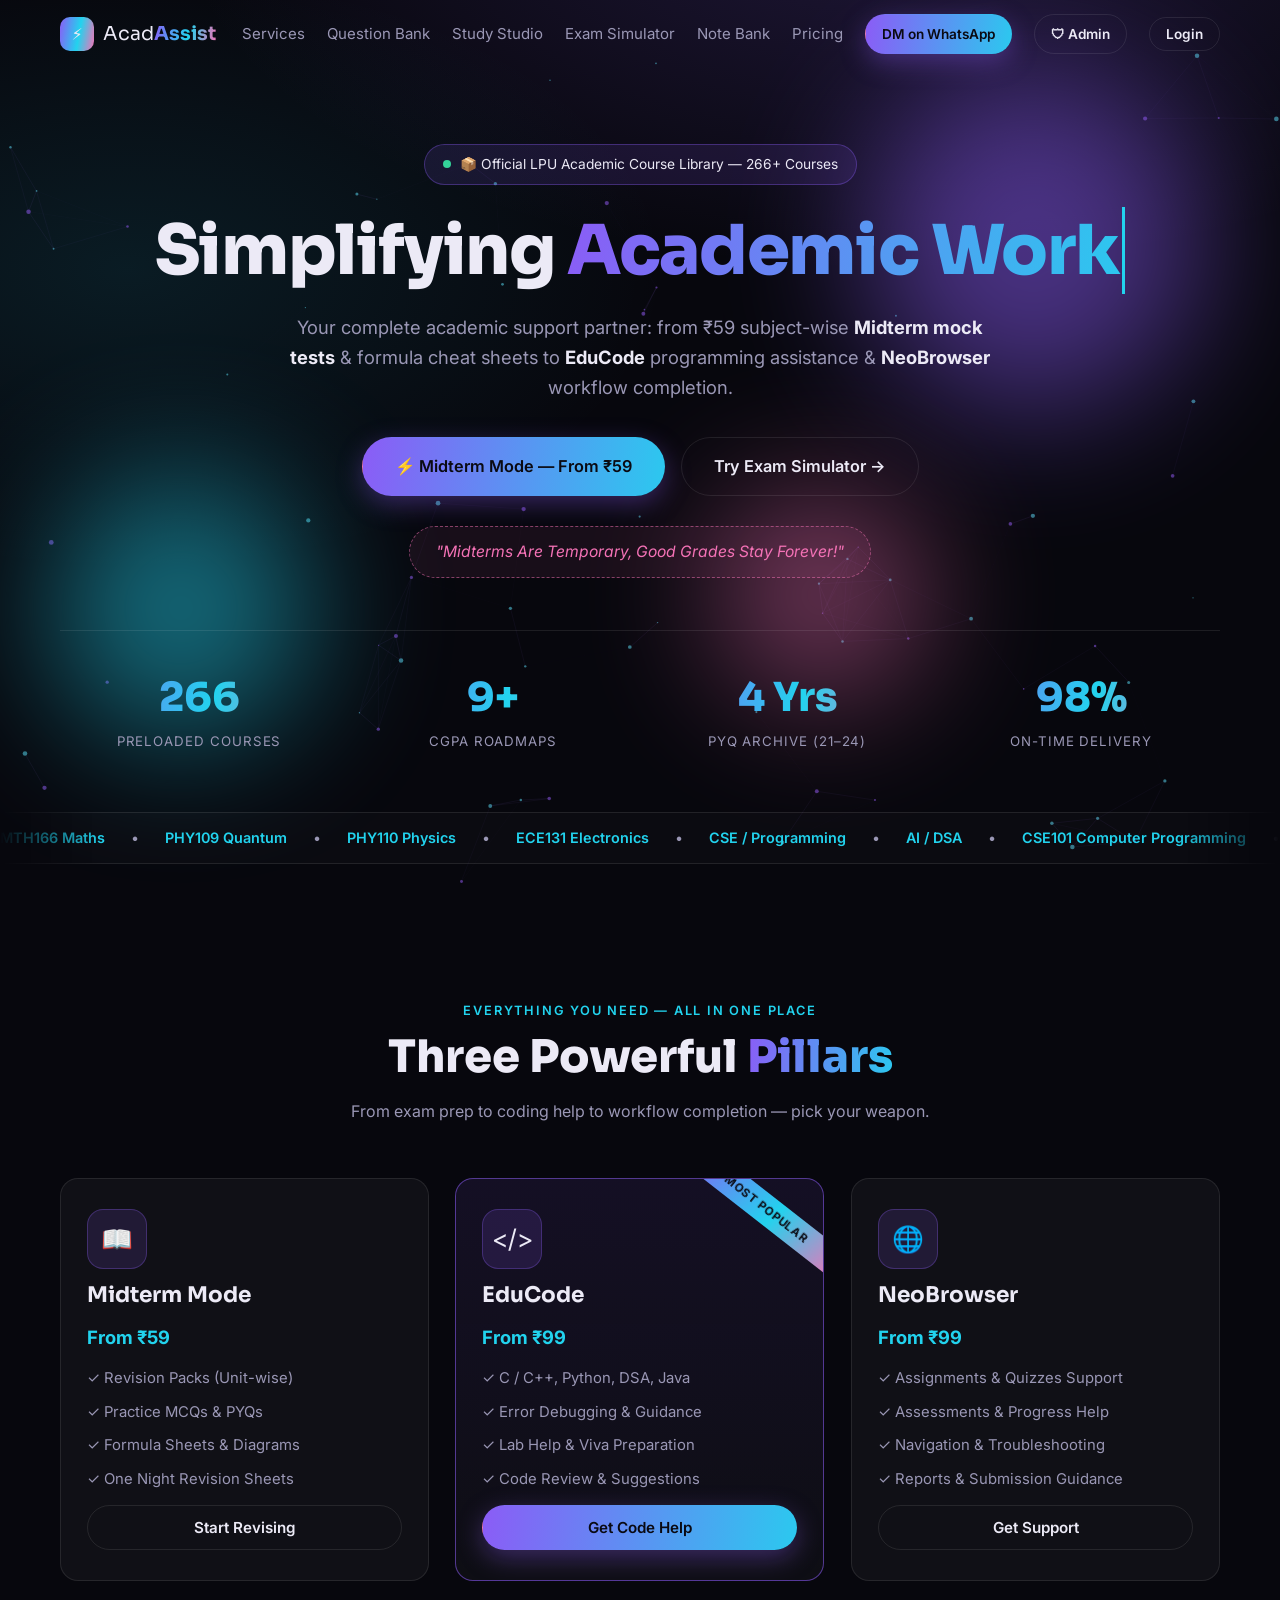
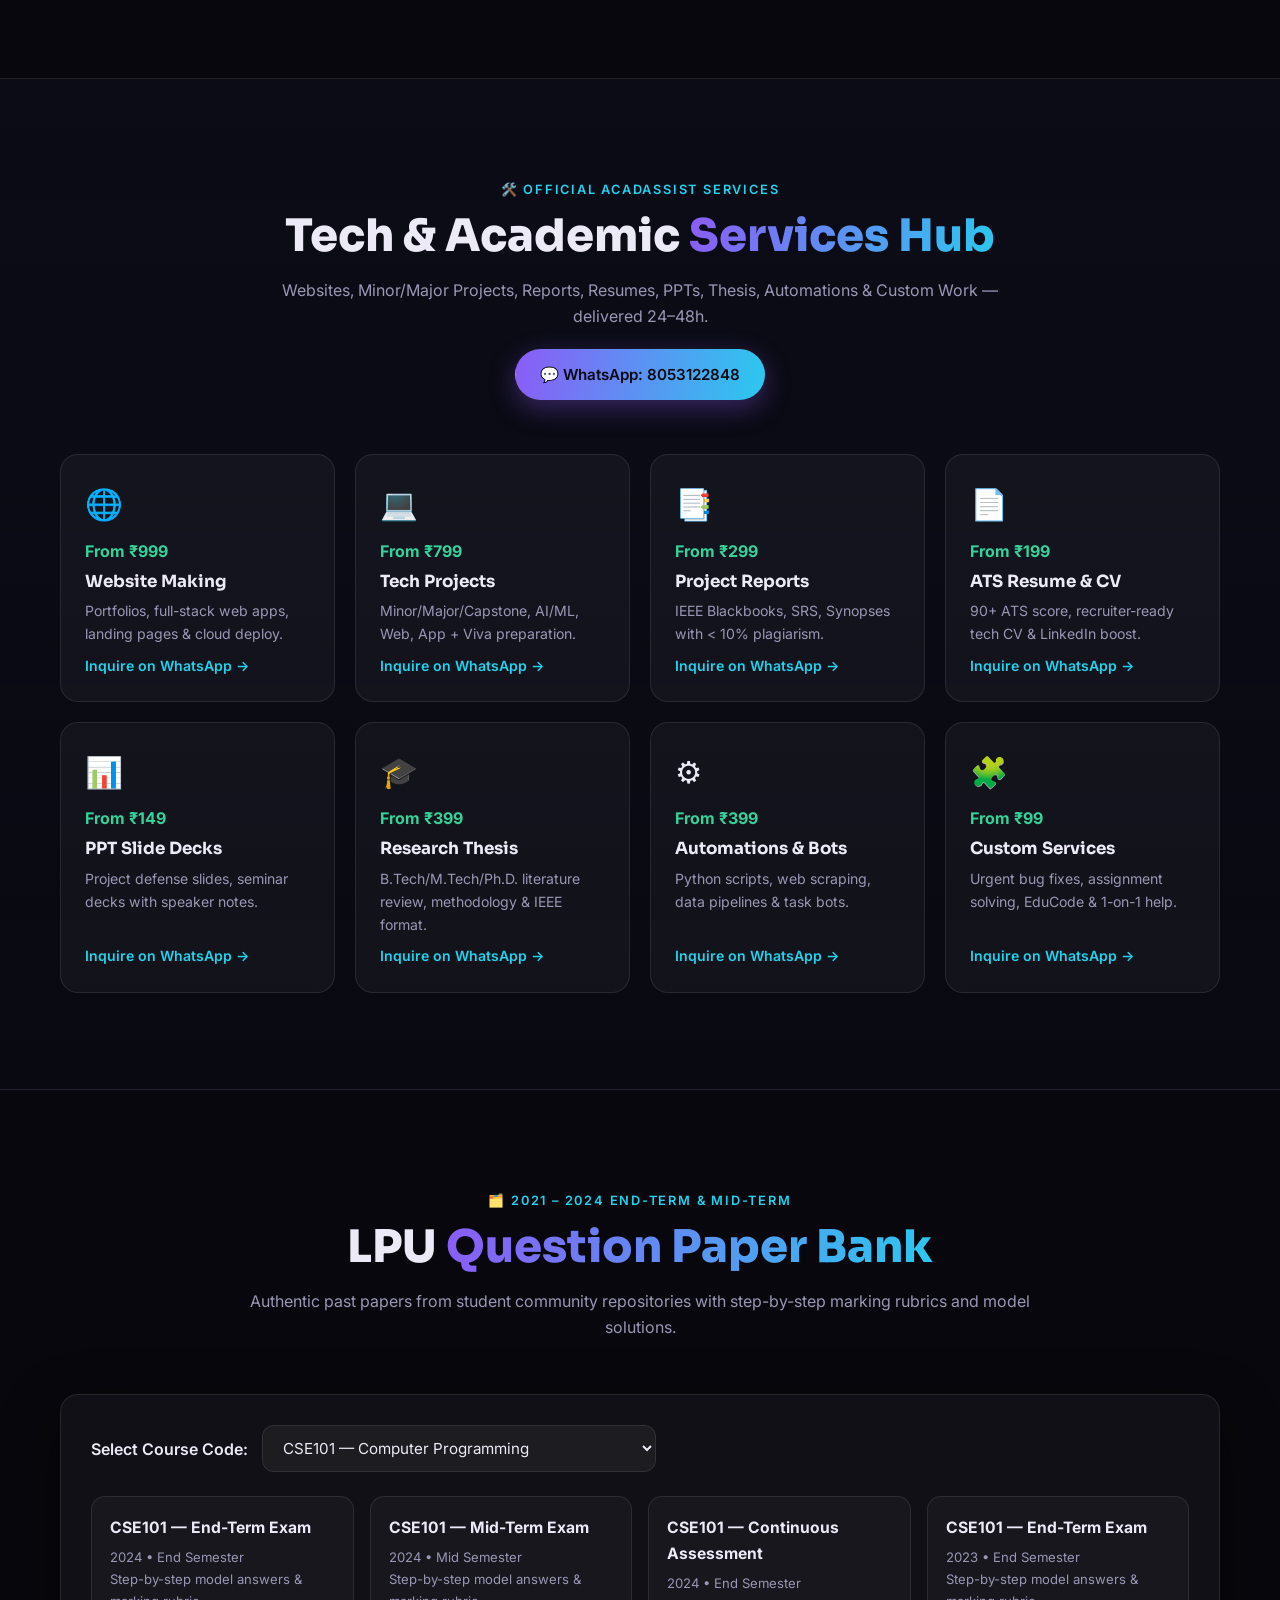
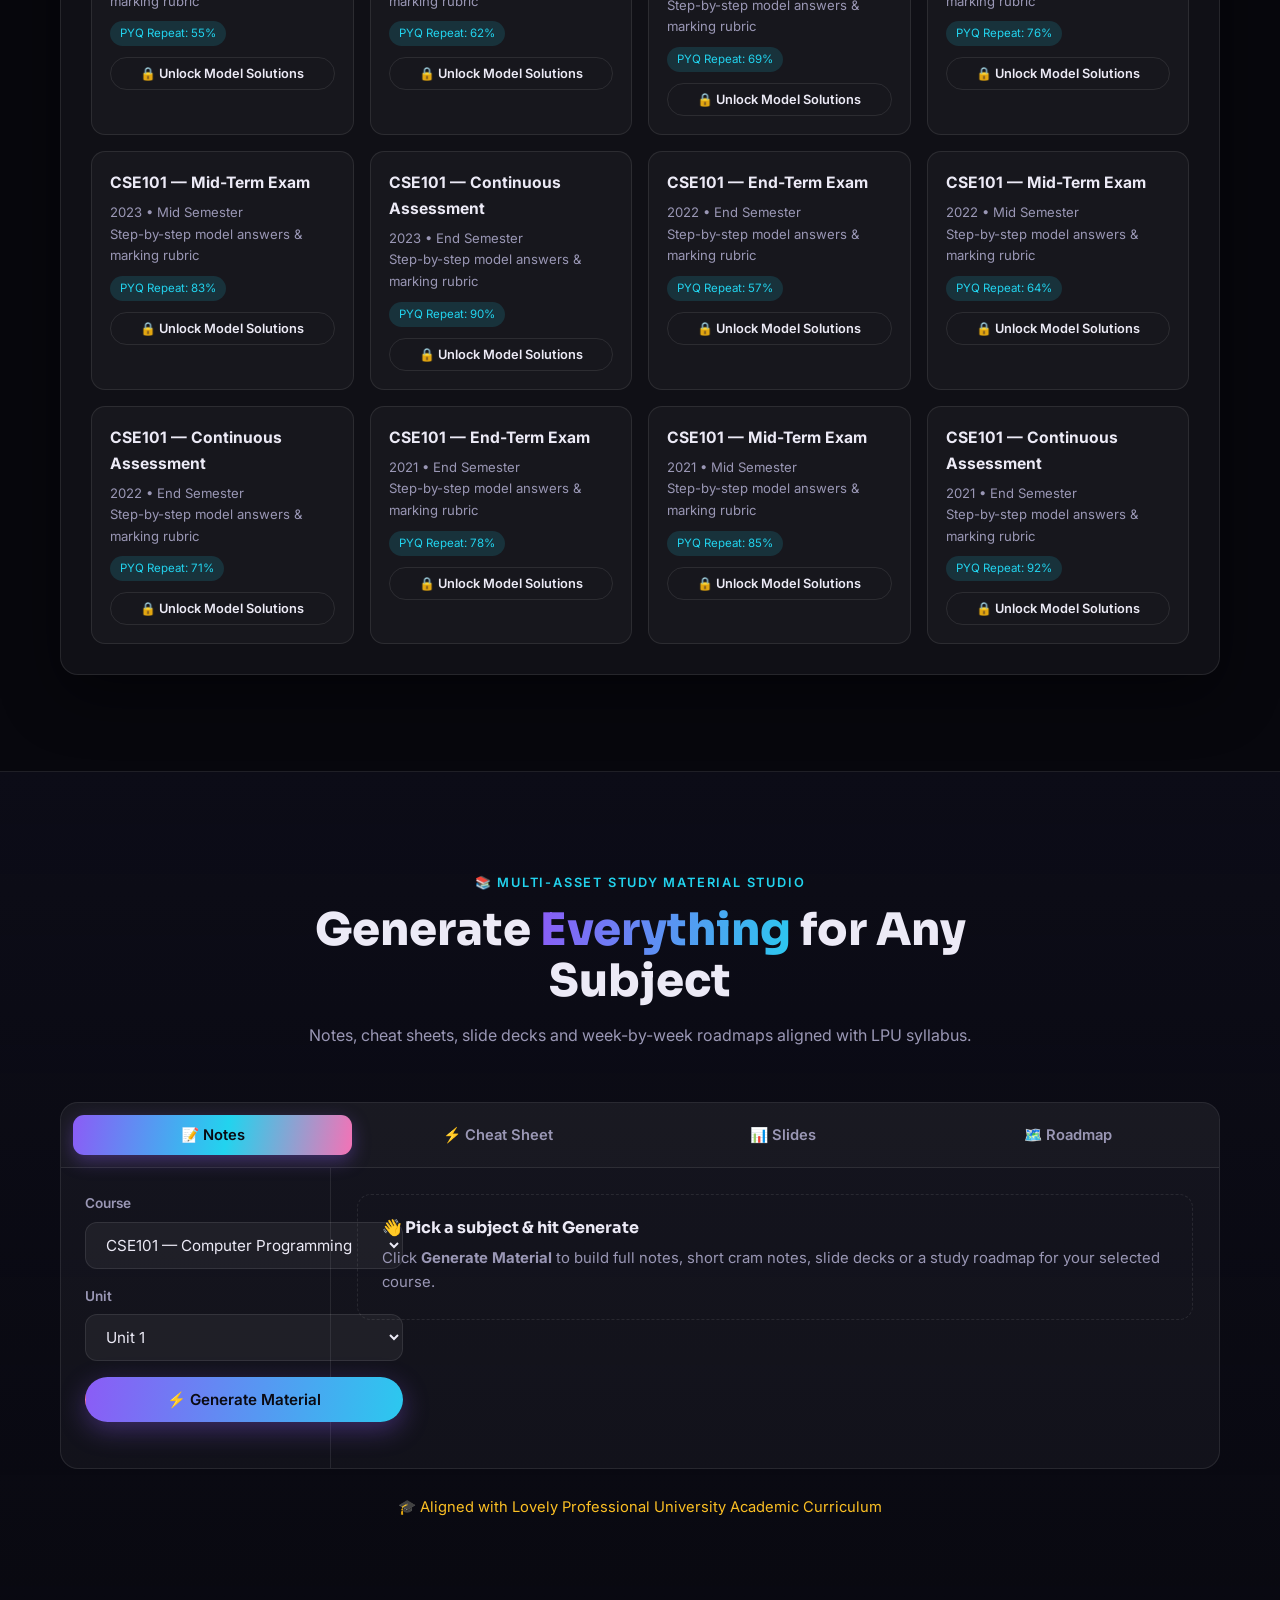
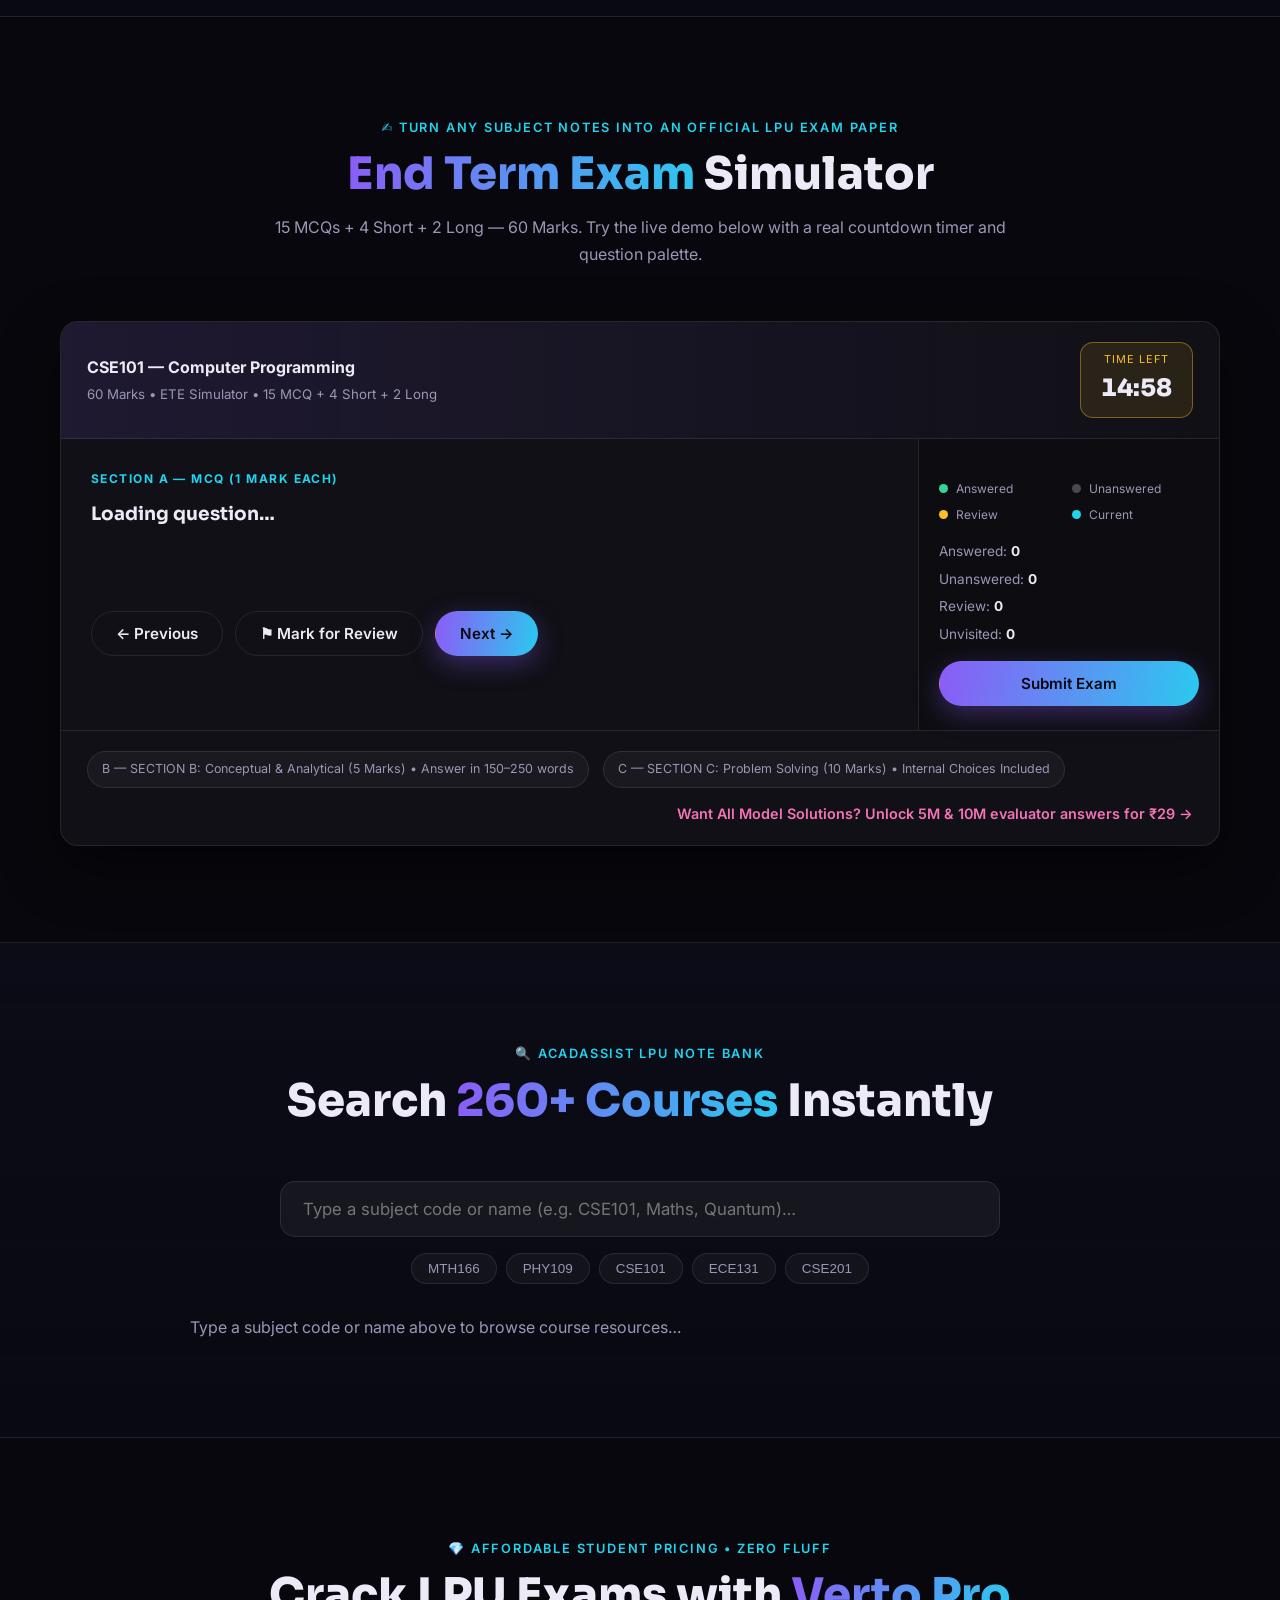
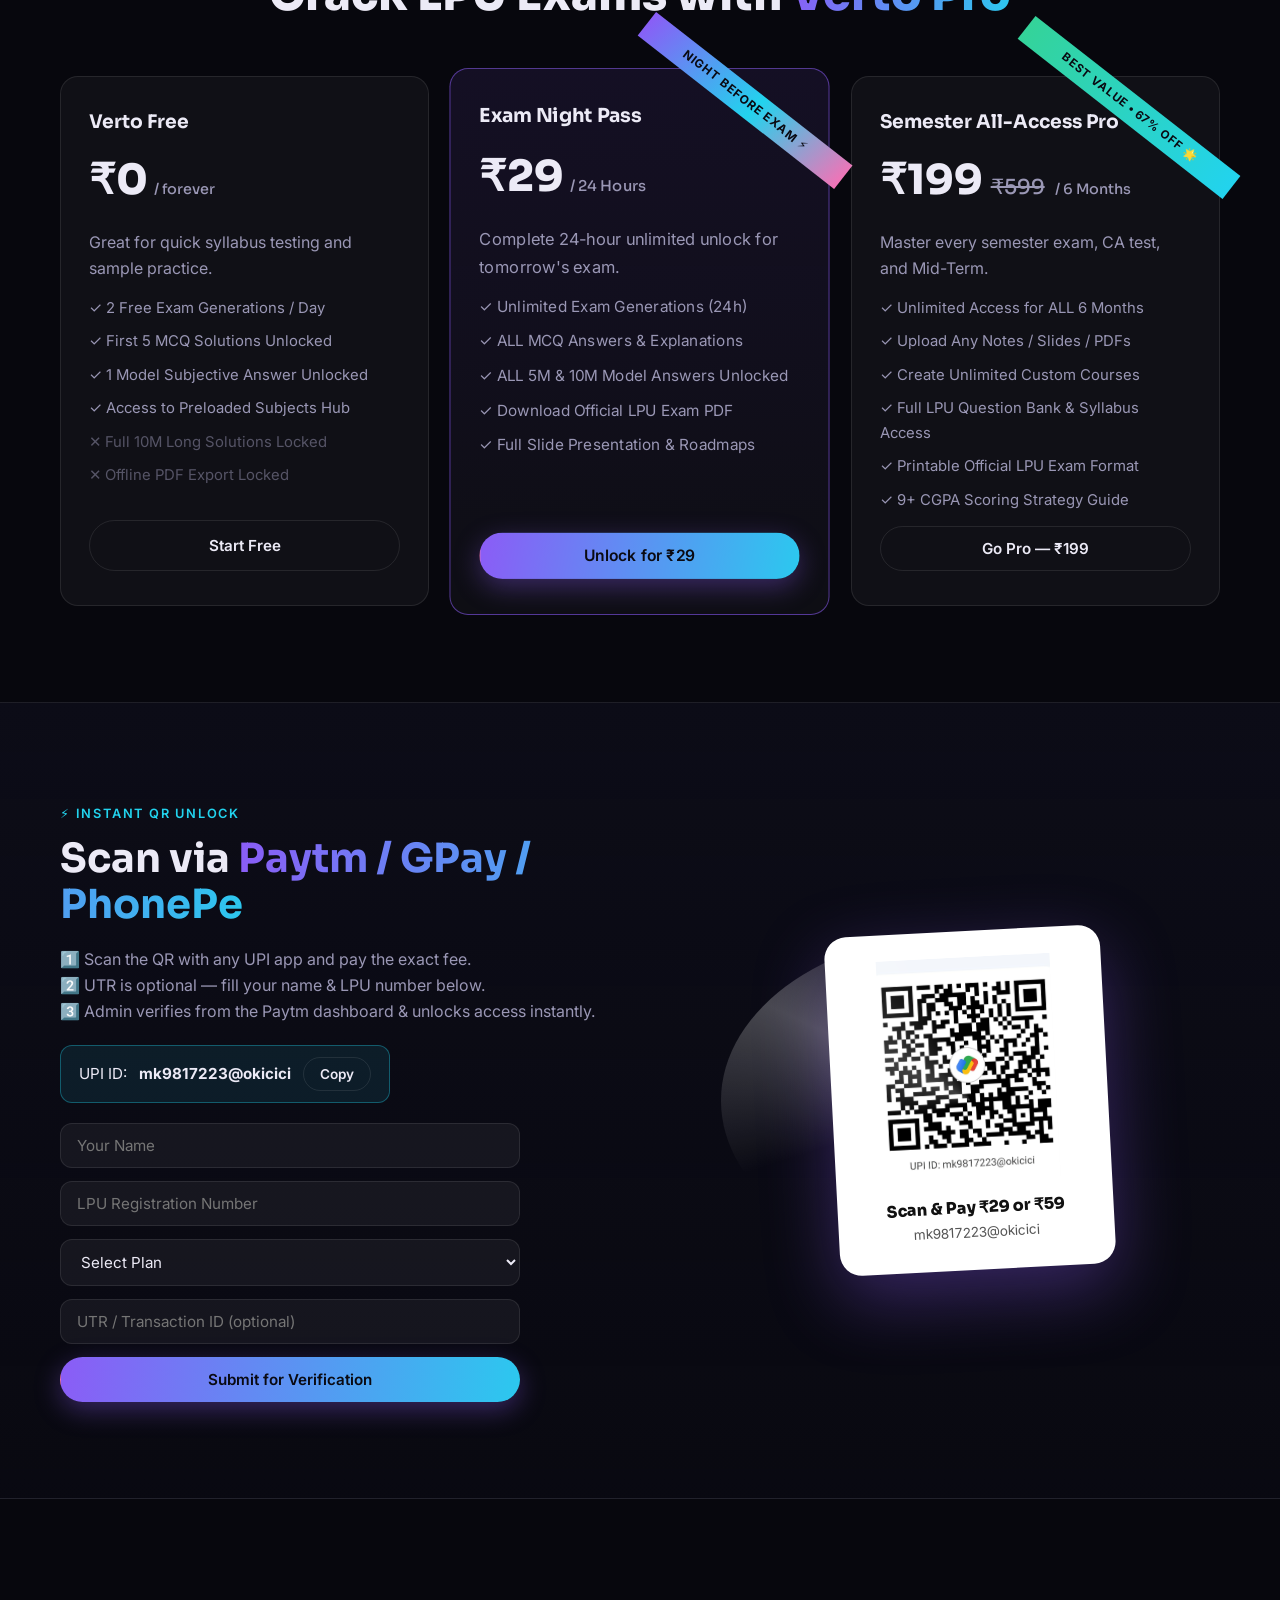
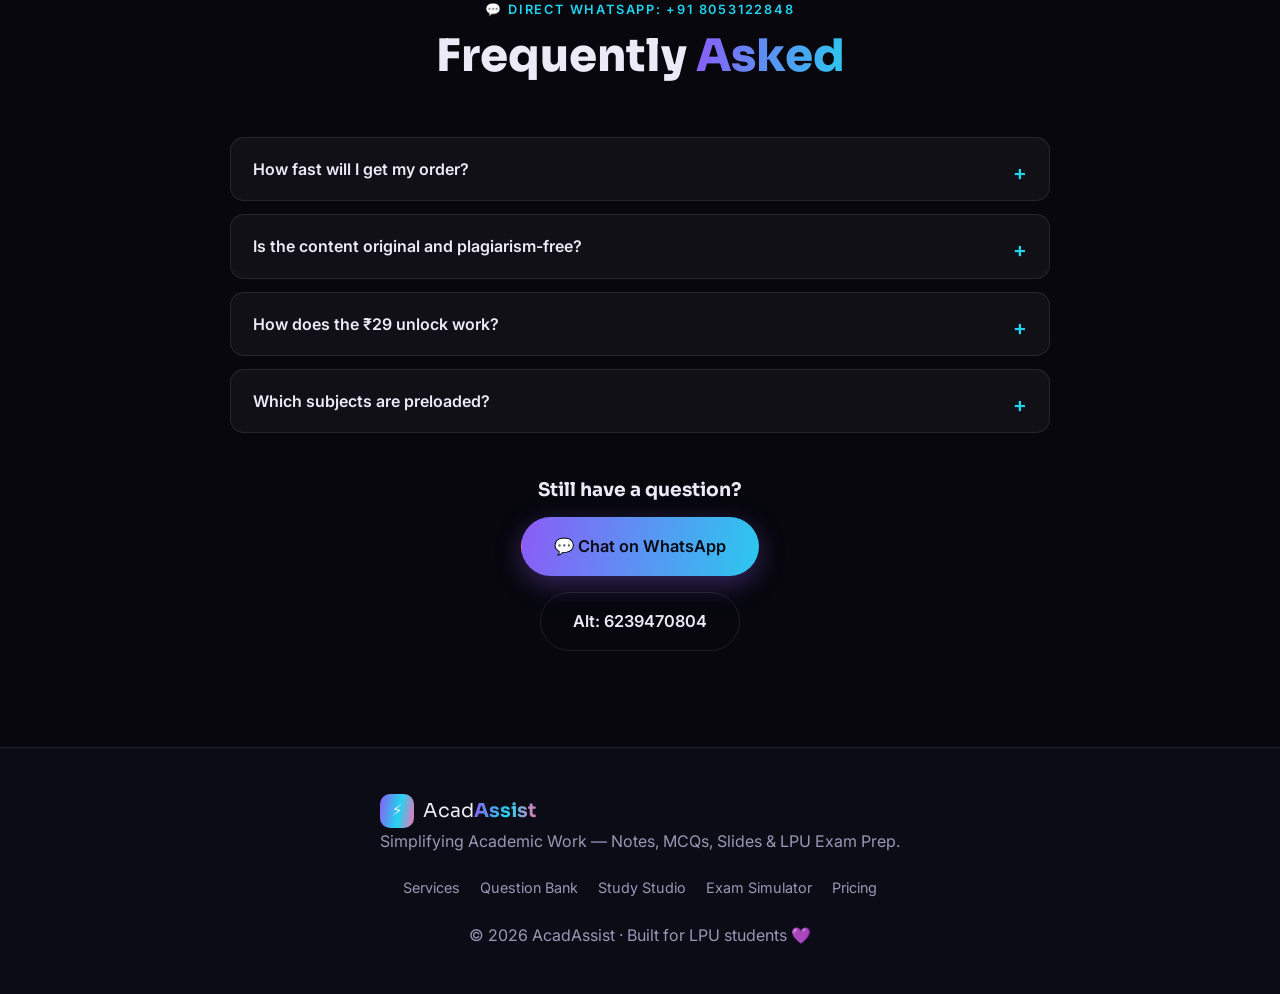
<file: interactive-site/index.html>
<!DOCTYPE html>
<html lang="en">
<head>
  <meta charset="UTF-8" />
  <meta name="viewport" content="width=device-width, initial-scale=1.0" />
  <title>AcadAssist — Simplifying Academic Work | Notes, MCQs, Slides &amp; LPU Exam Prep</title>
  <meta name="description" content="AcadAssist: Preloaded LPU subjects, custom courses, notes, slides, cram notes, roadmaps, and authentic LPU exam papers. Midterm mock tests from ₹59." />
  <link rel="preconnect" href="https://fonts.googleapis.com" />
  <link rel="preconnect" href="https://fonts.gstatic.com" crossorigin />
  <link href="https://fonts.googleapis.com/css2?family=Sora:wght@400;600;700;800&family=Inter:wght@400;500;600&display=swap" rel="stylesheet" />
  <link rel="stylesheet" href="styles.css" />
  <link rel="icon" href="data:image/svg+xml,<svg xmlns='http://www.w3.org/2000/svg' viewBox='0 0 100 100'><text y='.9em' font-size='90'>⚡</text></svg>" />
</head>
<body>

  <!-- ===== Scroll progress ===== -->
  <div class="scroll-progress" id="scrollProgress"></div>

  <!-- ===== Cursor glow ===== -->
  <div class="cursor-glow" id="cursorGlow"></div>

  <!-- ===== Navbar ===== -->
  <header class="navbar" id="navbar">
    <div class="container nav-inner">
      <a href="#top" class="logo">
        <span class="logo-mark">⚡</span>
        <span class="logo-text">Acad<strong>Assist</strong></span>
      </a>
      <nav class="nav-links" id="navLinks">
        <a href="#services">Services</a>
        <a href="#pyq">Question Bank</a>
        <a href="#studio">Study Studio</a>
        <a href="#exam">Exam Simulator</a>
        <a href="#search">Note Bank</a>
        <a href="#pricing">Pricing</a>
        <a href="#contact" class="btn btn-small btn-primary nav-cta">DM on WhatsApp</a>
        <a href="/admin" class="btn btn-small btn-ghost" id="adminLink">🛡 Admin</a>
        <button class="btn btn-small btn-ghost" id="authBtn" type="button">Login</button>
        <div class="account-chip" id="accountChip" hidden>
          <button class="chip-btn" id="accountBtn" type="button">
            <span id="chipAvatar">👤</span>
            <span id="chipName">Student</span>
            <span class="plan-badge" id="chipPlan">Free</span>
          </button>
          <div class="account-menu" id="accountMenu" hidden>
            <button type="button" data-menu="orders">🧾 My Orders</button>
            <button type="button" data-menu="logout">↩ Logout</button>
          </div>
        </div>
      </nav>
      <button class="nav-toggle" id="navToggle" aria-label="Toggle menu">
        <span></span><span></span><span></span>
      </button>
    </div>
  </header>

  <!-- ===== Hero ===== -->
  <section class="hero" id="top">
    <canvas id="particles" class="hero-canvas"></canvas>
    <div class="orb orb-1"></div>
    <div class="orb orb-2"></div>
    <div class="orb orb-3"></div>

    <div class="container hero-inner">
      <div class="hero-badge reveal">
        <span class="pulse-dot"></span> 📦 Official LPU Academic Course Library — 266+ Courses
      </div>
      <h1 class="reveal delay-1">
        Simplifying <span class="grad-text" id="typewriter">Academic Work</span>
      </h1>
      <p class="hero-sub reveal delay-2">
        Your complete academic support partner: from ₹59 subject-wise <strong>Midterm mock tests</strong> &amp; formula cheat sheets
        to <strong>EduCode</strong> programming assistance &amp; <strong>NeoBrowser</strong> workflow completion.
      </p>

      <div class="hero-actions reveal delay-3">
        <a href="#pricing" class="btn btn-primary btn-lg magnetic" data-plan="subject_pass_49">⚡ Midterm Mode — From ₹59</a>
        <a href="#exam" class="btn btn-ghost btn-lg magnetic">Try Exam Simulator →</a>
      </div>

      <div class="hero-tilt reveal delay-4">
        <div class="quote-chip">"Midterms Are Temporary, Good Grades Stay Forever!"</div>
      </div>

      <div class="stats reveal delay-5">
        <div class="stat"><div class="stat-num" data-count="266">0</div><div class="stat-label">Preloaded Courses</div></div>
        <div class="stat"><div class="stat-num" data-count="9" data-suffix="+">0</div><div class="stat-label">CGPA Roadmaps</div></div>
        <div class="stat"><div class="stat-num" data-count="4" data-suffix=" Yrs">0</div><div class="stat-label">PYQ Archive (21–24)</div></div>
        <div class="stat"><div class="stat-num" data-count="98" data-suffix="%">0</div><div class="stat-label">On-Time Delivery</div></div>
      </div>
    </div>

    <div class="marquee" aria-hidden="true">
      <div class="marquee-track">
        <span>MTH166 Maths</span><span>•</span><span>PHY109 Quantum</span><span>•</span><span>PHY110 Physics</span><span>•</span>
        <span>ECE131 Electronics</span><span>•</span><span>CSE / Programming</span><span>•</span><span>AI / DSA</span><span>•</span>
        <span>CSE101 Computer Programming</span><span>•</span><span>CSE201 Data Structures</span><span>•</span>
        <span>MTH166 Maths</span><span>•</span><span>PHY109 Quantum</span><span>•</span><span>PHY110 Physics</span><span>•</span>
        <span>ECE131 Electronics</span><span>•</span><span>CSE / Programming</span><span>•</span><span>AI / DSA</span><span>•</span>
        <span>CSE101 Computer Programming</span><span>•</span><span>CSE201 Data Structures</span><span>•</span>
      </div>
    </div>
  </section>

  <!-- ===== Core services ===== -->
  <section class="section" id="services">
    <div class="container">
      <div class="section-head reveal">
        <span class="eyebrow">Everything You Need — All in One Place</span>
        <h2>Three Powerful <span class="grad-text">Pillars</span></h2>
        <p>From exam prep to coding help to workflow completion — pick your weapon.</p>
      </div>

      <div class="pillar-grid">
        <article class="pillar card-3d reveal" data-tilt>
          <div class="pillar-icon">📖</div>
          <h3>Midterm Mode</h3>
          <div class="price-tag">From ₹59</div>
          <ul class="check-list">
            <li>✓ Revision Packs (Unit-wise)</li>
            <li>✓ Practice MCQs &amp; PYQs</li>
            <li>✓ Formula Sheets &amp; Diagrams</li>
            <li>✓ One Night Revision Sheets</li>
          </ul>
          <button class="btn btn-ghost btn-block" type="button" data-plan="midterm_mock_49">Start Revising</button>
        </article>

        <article class="pillar card-3d featured reveal delay-1" data-tilt>
          <div class="ribbon">Most Popular</div>
          <div class="pillar-icon">&lt;/&gt;</div>
          <h3>EduCode</h3>
          <div class="price-tag">From ₹99</div>
          <ul class="check-list">
            <li>✓ C / C++, Python, DSA, Java</li>
            <li>✓ Error Debugging &amp; Guidance</li>
            <li>✓ Lab Help &amp; Viva Preparation</li>
            <li>✓ Code Review &amp; Suggestions</li>
          </ul>
          <button class="btn btn-primary btn-block" type="button" data-plan="educode_99">Get Code Help</button>
        </article>

        <article class="pillar card-3d reveal delay-2" data-tilt>
          <div class="pillar-icon">🌐</div>
          <h3>NeoBrowser</h3>
          <div class="price-tag">From ₹99</div>
          <ul class="check-list">
            <li>✓ Assignments &amp; Quizzes Support</li>
            <li>✓ Assessments &amp; Progress Help</li>
            <li>✓ Navigation &amp; Troubleshooting</li>
            <li>✓ Reports &amp; Submission Guidance</li>
          </ul>
          <button class="btn btn-ghost btn-block" type="button" data-plan="neobrowser_99">Get Support</button>
        </article>
      </div>
    </div>
  </section>

  <!-- ===== Pro services grid ===== -->
  <section class="section section-alt" id="pro">
    <div class="container">
      <div class="section-head reveal">
        <span class="eyebrow">🛠️ Official AcadAssist Services</span>
        <h2>Tech &amp; Academic <span class="grad-text">Services Hub</span></h2>
        <p>Websites, Minor/Major Projects, Reports, Resumes, PPTs, Thesis, Automations &amp; Custom Work — delivered 24–48h.</p>
        <a class="btn btn-primary magnetic" href="https://wa.me/918053122848?text=Hi%20AcadAssist%2C%20I%20need%20a%20service%20from%20your%20Services%20Hub" target="_blank" rel="noopener">💬 WhatsApp: 8053122848</a>
      </div>

      <div class="services-grid" id="servicesGrid">
        <!-- cards injected by JS for staggered animation -->
      </div>
    </div>
  </section>

  <!-- ===== PYQ Bank ===== -->
  <section class="section" id="pyq">
    <div class="container">
      <div class="section-head reveal">
        <span class="eyebrow">🗂️ 2021 – 2024 End-Term &amp; Mid-Term</span>
        <h2>LPU <span class="grad-text">Question Paper Bank</span></h2>
        <p>Authentic past papers from student community repositories with step-by-step marking rubrics and model solutions.</p>
      </div>

      <div class="pyq-panel reveal">
        <div class="pyq-controls">
          <label for="courseSelect">Select Course Code:</label>
          <select id="courseSelect" class="select"></select>
        </div>
        <div class="pyq-results" id="pyqResults"></div>
      </div>
    </div>
  </section>

  <!-- ===== Study Studio ===== -->
  <section class="section section-alt" id="studio">
    <div class="container">
      <div class="section-head reveal">
        <span class="eyebrow">📚 Multi-Asset Study Material Studio</span>
        <h2>Generate <span class="grad-text">Everything</span> for Any Subject</h2>
        <p>Notes, cheat sheets, slide decks and week-by-week roadmaps aligned with LPU syllabus.</p>
      </div>

      <div class="studio reveal">
        <div class="studio-tabs" id="studioTabs">
          <button class="tab active" data-tab="notes">📝 Notes</button>
          <button class="tab" data-tab="cheatsheet">⚡ Cheat Sheet</button>
          <button class="tab" data-tab="slides">📊 Slides</button>
          <button class="tab" data-tab="roadmap">🗺️ Roadmap</button>
        </div>

        <div class="studio-body">
          <div class="studio-controls">
            <label>Course
              <select id="studioCourse" class="select">
                <option>CSE101 — Computer Programming</option>
                <option>CSE201 — Data Structures</option>
                <option>MTH166 — Engineering Mathematics</option>
                <option>PHY109 — Quantum Mechanics</option>
                <option>ECE131 — Analog Electronics</option>
              </select>
            </label>
            <label>Unit
              <select id="studioUnit" class="select">
                <option>Unit 1</option><option>Unit 2</option><option>Unit 3</option><option>Unit 4</option>
              </select>
            </label>
            <button class="btn btn-primary btn-block magnetic" id="generateBtn">⚡ Generate Material</button>
          </div>

          <div class="studio-output" id="studioOutput">
            <div class="loader" id="studioLoader" hidden>
              <div class="loader-bar"><span></span></div>
              <p>Synthesizing Learning Material via LPU Syllabus Standards…</p>
            </div>
            <div class="output-card" id="outputCard">
              <h4>👋 Pick a subject &amp; hit Generate</h4>
              <p>Click <strong>Generate Material</strong> to build full notes, short cram notes, slide decks or a study roadmap for your selected course.</p>
            </div>
          </div>
        </div>
      </div>
      <p class="align-note reveal">🎓 Aligned with Lovely Professional University Academic Curriculum</p>
    </div>
  </section>

  <!-- ===== Exam Simulator ===== -->
  <section class="section" id="exam">
    <div class="container">
      <div class="section-head reveal">
        <span class="eyebrow">✍️ Turn Any Subject Notes into an Official LPU Exam Paper</span>
        <h2><span class="grad-text">End Term Exam</span> Simulator</h2>
        <p>15 MCQs + 4 Short + 2 Long — 60 Marks. Try the live demo below with a real countdown timer and question palette.</p>
      </div>

      <div class="exam reveal" id="examApp">
        <div class="exam-header">
          <div>
            <strong id="examCourse">CSE101 — Computer Programming</strong>
            <span class="exam-meta">60 Marks • ETE Simulator • 15 MCQ + 4 Short + 2 Long</span>
          </div>
          <div class="exam-timer" id="examTimer">
            <span class="timer-label">Time Left</span>
            <span class="timer-value" id="timerValue">15:00</span>
          </div>
        </div>

        <div class="exam-body">
          <div class="exam-question card-3d">
            <div class="q-section" id="qSection">SECTION A — MCQ (1 Mark Each)</div>
            <h4 class="q-text" id="qText">Loading question…</h4>
            <div class="q-options" id="qOptions"></div>
            <div class="exam-nav">
              <button class="btn btn-ghost" id="prevBtn">← Previous</button>
              <button class="btn btn-ghost" id="markBtn">⚑ Mark for Review</button>
              <button class="btn btn-primary" id="nextBtn">Next →</button>
            </div>
          </div>

          <aside class="exam-sidebar">
            <div class="palette" id="palette"></div>
            <div class="palette-legend">
              <span><i class="dot answered"></i> Answered</span>
              <span><i class="dot unanswered"></i> Unanswered</span>
              <span><i class="dot review"></i> Review</span>
              <span><i class="dot current"></i> Current</span>
            </div>
            <div class="tally">
              <div>Answered: <strong id="tAnswered">0</strong></div>
              <div>Unanswered: <strong id="tUnanswered">0</strong></div>
              <div>Review: <strong id="tReview">0</strong></div>
              <div>Unvisited: <strong id="tUnvisited">0</strong></div>
            </div>
            <button class="btn btn-primary btn-block" id="submitExam">Submit Exam</button>
            <div class="exam-result" id="examResult" hidden></div>
          </aside>
        </div>

        <div class="exam-footer">
          <div class="section-tag">B — SECTION B: Conceptual &amp; Analytical (5 Marks) • Answer in 150–250 words</div>
          <div class="section-tag">C — SECTION C: Problem Solving (10 Marks) • Internal Choices Included</div>
          <a href="#pay" class="unlock-link" data-plan="rush24">Want All Model Solutions? Unlock 5M &amp; 10M evaluator answers for ₹29 →</a>
        </div>
      </div>
    </div>
  </section>

  <!-- ===== Note Bank search ===== -->
  <section class="section section-alt" id="search">
    <div class="container">
      <div class="section-head reveal">
        <span class="eyebrow">🔍 AcadAssist LPU Note Bank</span>
        <h2>Search <span class="grad-text">260+ Courses</span> Instantly</h2>
      </div>

      <div class="search-box reveal">
        <input type="search" id="searchInput" placeholder="Type a subject code or name (e.g. CSE101, Maths, Quantum)…" autocomplete="off" />
        <div class="popular-chips" id="popularChips"></div>
      </div>

      <div class="search-results" id="searchResults">
        <p class="muted">Type a subject code or name above to browse course resources…</p>
      </div>
    </div>
  </section>

  <!-- ===== Pricing ===== -->
  <section class="section" id="pricing">
    <div class="container">
      <div class="section-head reveal">
        <span class="eyebrow">💎 Affordable Student Pricing • Zero Fluff</span>
        <h2>Crack LPU Exams with <span class="grad-text">Verto Pro</span></h2>
      </div>

      <div class="pricing-grid">
        <div class="price-card reveal">
          <h3>Verto Free</h3>
          <div class="amount">₹0<span>/ forever</span></div>
          <p class="muted">Great for quick syllabus testing and sample practice.</p>
          <ul class="check-list">
            <li>✓ 2 Free Exam Generations / Day</li>
            <li>✓ First 5 MCQ Solutions Unlocked</li>
            <li>✓ 1 Model Subjective Answer Unlocked</li>
            <li>✓ Access to Preloaded Subjects Hub</li>
            <li class="cross">✕ Full 10M Long Solutions Locked</li>
            <li class="cross">✕ Offline PDF Export Locked</li>
          </ul>
          <a href="#exam" class="btn btn-ghost btn-block">Start Free</a>
        </div>

        <div class="price-card popular reveal delay-1">
          <div class="ribbon">Night Before Exam ⚡</div>
          <h3>Exam Night Pass</h3>
          <div class="amount">₹29<span>/ 24 Hours</span></div>
          <p class="muted">Complete 24-hour unlimited unlock for tomorrow's exam.</p>
          <ul class="check-list">
            <li>✓ Unlimited Exam Generations (24h)</li>
            <li>✓ ALL MCQ Answers &amp; Explanations</li>
            <li>✓ ALL 5M &amp; 10M Model Answers Unlocked</li>
            <li>✓ Download Official LPU Exam PDF</li>
            <li>✓ Full Slide Presentation &amp; Roadmaps</li>
          </ul>
          <button class="btn btn-primary btn-block magnetic" type="button" data-plan="rush24">Unlock for ₹29</button>
        </div>

        <div class="price-card reveal delay-2">
          <div class="ribbon ribbon-green">Best Value • 67% OFF 🌟</div>
          <h3>Semester All-Access Pro</h3>
          <div class="amount">₹199 <s>₹599</s><span>/ 6 Months</span></div>
          <p class="muted">Master every semester exam, CA test, and Mid-Term.</p>
          <ul class="check-list">
            <li>✓ Unlimited Access for ALL 6 Months</li>
            <li>✓ Upload Any Notes / Slides / PDFs</li>
            <li>✓ Create Unlimited Custom Courses</li>
            <li>✓ Full LPU Question Bank &amp; Syllabus Access</li>
            <li>✓ Printable Official LPU Exam Format</li>
            <li>✓ 9+ CGPA Scoring Strategy Guide</li>
          </ul>
          <button class="btn btn-ghost btn-block" type="button" data-plan="semester_pro">Go Pro — ₹199</button>
        </div>
      </div>
    </div>
  </section>

  <!-- ===== UPI Payment ===== -->
  <section class="section section-alt" id="pay">
    <div class="container pay-grid">
      <div class="reveal">
        <span class="eyebrow">⚡ INSTANT QR UNLOCK</span>
        <h2>Scan via <span class="grad-text">Paytm / GPay / PhonePe</span></h2>
        <p class="pay-steps">
          1️⃣ Scan the QR with any UPI app and pay the exact fee.<br />
          2️⃣ UTR is optional — fill your name &amp; LPU number below.<br />
          3️⃣ Admin verifies from the Paytm dashboard &amp; unlocks access instantly.
        </p>
        <div class="upi-id">UPI ID: <strong>mk9817223@okicici</strong>
          <button class="btn btn-small btn-ghost" id="copyUpi">Copy</button>
        </div>
        <form class="pay-form" id="payForm">
          <input type="text" id="pfName" placeholder="Your Name" required />
          <input type="text" id="pfReg" placeholder="LPU Registration Number" required />
          <select class="select" id="pfPlan" required>
            <option value="">Select Plan</option>
            <option value="rush24">Exam Night Pass — ₹29</option>
            <option value="subject_pass_49">Subject Master Pack — ₹59</option>
            <option value="midterm_mock_49">Midterm Mode Pass — ₹49</option>
            <option value="semester_pro">Semester All-Access Pro — ₹199</option>
          </select>
          <input type="text" id="pfUtr" placeholder="UTR / Transaction ID (optional)" />
          <button class="btn btn-primary btn-block" type="submit">Submit for Verification</button>
        </form>
        <div class="pay-success" id="paySuccess" hidden>✅ Submitted! Admin will verify &amp; unlock your access shortly.</div>
      </div>

      <div class="qr-wrap reveal delay-1">
        <div class="qr-card" id="qrCard">
          <img class="qr-image" id="qrImage" src="assets/official_paywall_qr.jpg"
               alt="Official Paytm UPI QR (mk9817223@okicici)"
               onerror="this.onerror=null;this.src='https://acadassist-cor0.onrender.com/static/images/official_paywall_qr.jpg'" />
          <div class="qr-caption">Scan &amp; Pay ₹29 or ₹59</div>
          <div class="qr-upi">mk9817223@okicici</div>
        </div>
        <div class="shine"></div>
      </div>
    </div>
  </section>

  <!-- ===== FAQ / contact ===== -->
  <section class="section" id="contact">
    <div class="container narrow">
      <div class="section-head reveal">
        <span class="eyebrow">💬 Direct WhatsApp: +91 8053122848</span>
        <h2>Frequently <span class="grad-text">Asked</span></h2>
      </div>

      <div class="faq" id="faq">
        <details class="faq-item reveal">
          <summary>How fast will I get my order?</summary>
          <p>Most tasks are delivered in 24–48h; exam-night help is prioritized and usually completed within a few hours.</p>
        </details>
        <details class="faq-item reveal">
          <summary>Is the content original and plagiarism-free?</summary>
          <p>Yes — 100% university-standard. Reports ship with &lt;10% plagiarism and full IEEE formatting where applicable.</p>
        </details>
        <details class="faq-item reveal">
          <summary>How does the ₹29 unlock work?</summary>
          <p>Scan the UPI QR, pay ₹29, submit your name &amp; LPU number above. Admin verifies the payment and activates 24h unlimited access.</p>
        </details>
        <details class="faq-item reveal">
          <summary>Which subjects are preloaded?</summary>
          <p>266+ LPU courses including MTH166, PHY109, PHY110, ECE131, CSE programming and AI/DSA — plus unlimited custom courses on Semester Pro.</p>
        </details>
      </div>

      <div class="contact-cta reveal">
        <h3>Still have a question?</h3>
        <a class="btn btn-primary btn-lg magnetic" href="https://wa.me/918053122848?text=Hi%20AcadAssist!" target="_blank" rel="noopener">💬 Chat on WhatsApp</a>
        <a class="btn btn-ghost btn-lg" href="https://wa.me/6239470804" target="_blank" rel="noopener">Alt: 6239470804</a>
      </div>
    </div>
  </section>

  <!-- ===== Footer ===== -->
  <footer class="footer">
    <div class="container footer-inner">
      <div>
        <a href="#top" class="logo"><span class="logo-mark">⚡</span><span class="logo-text">Acad<strong>Assist</strong></span></a>
        <p class="muted">Simplifying Academic Work — Notes, MCQs, Slides &amp; LPU Exam Prep.</p>
      </div>
      <div class="footer-links">
        <a href="#services">Services</a>
        <a href="#pyq">Question Bank</a>
        <a href="#studio">Study Studio</a>
        <a href="#exam">Exam Simulator</a>
        <a href="#pricing">Pricing</a>
      </div>
      <p class="muted">© <span id="year"></span> AcadAssist · Built for LPU students 💜</p>
    </div>
  </footer>

  <button class="to-top" id="toTop" aria-label="Back to top">↑</button>

  <!-- ===== Auth modal ===== -->
  <div class="modal" id="authModal" hidden>
    <div class="modal-box">
      <button class="modal-close" data-close="authModal" aria-label="Close">✕</button>
      <div class="modal-tabs" id="authTabs">
        <button class="tab active" data-atab="login">Login</button>
        <button class="tab" data-atab="register">Create Account</button>
      </div>

      <form id="loginForm" class="modal-form">
        <label>Email or LPU Reg No
          <input type="text" id="loginId" placeholder="you@email.com or 12345678" required autocomplete="username" />
        </label>
        <label>Password
          <input type="password" id="loginPw" placeholder="••••••••" required autocomplete="current-password" />
        </label>
        <button class="btn btn-primary btn-block" type="submit">Login →</button>
      </form>

      <form id="registerForm" class="modal-form" hidden>
        <label>Full Name
          <input type="text" id="regName" placeholder="Your full name" required />
        </label>
        <label>Email
          <input type="email" id="regEmail" placeholder="you@email.com" required />
        </label>
        <label>LPU Registration No
          <input type="text" id="regNo" placeholder="e.g. 12345678" required />
        </label>
        <label>Phone (optional)
          <input type="tel" id="regPhone" placeholder="10-digit mobile" />
        </label>
        <label>Password (min 6 chars)
          <input type="password" id="regPw" placeholder="••••••••" required minlength="6" autocomplete="new-password" />
        </label>
        <button class="btn btn-primary btn-block" type="submit">Create Account →</button>
      </form>

      <div class="modal-status" id="authStatus" hidden></div>
    </div>
  </div>

  <!-- ===== Paywall / checkout modal ===== -->
  <div class="modal" id="payModal" hidden>
    <div class="modal-box modal-wide">
      <button class="modal-close" data-close="payModal" aria-label="Close">✕</button>

      <!-- step 1: pay -->
      <div id="payStepForm">
        <div class="modal-kicker">🔒 Secure Unlock</div>
        <h3 id="payPlanName">Plan</h3>
        <div class="pay-amount" id="payPlanPrice">₹0</div>

        <div class="pay-grid-modal">
          <div class="pay-qr-mini">
            <img src="assets/official_paywall_qr.jpg" alt="UPI QR (mk9817223@okicici)"
                 onerror="this.onerror=null;this.src='https://acadassist-cor0.onrender.com/static/images/official_paywall_qr.jpg'" />
            <span>UPI: <b>mk9817223@okicici</b></span>
          </div>
          <form id="checkoutForm" class="modal-form">
            <label>Your Name
              <input type="text" id="payName" placeholder="Full name" required />
            </label>
            <label>LPU Registration No
              <input type="text" id="payReg" placeholder="12345678" required />
            </label>
            <label>UPI Transaction ID / UTR (optional)
              <input type="text" id="payUtr" placeholder="12-digit UTR from your UPI app" />
            </label>
            <button class="btn btn-primary btn-block" type="submit" id="paySubmitBtn">✅ I've Paid — Submit for Verification</button>
          </form>
        </div>
        <p class="modal-note">Scan the QR with any UPI app, pay the exact amount, then submit. The admin is notified instantly on WhatsApp.</p>
      </div>

      <!-- step 2: waiting for approval -->
      <div id="payStepPending" hidden>
        <div class="pending-wrap">
          <div class="pending-ring"></div>
          <h3>⏳ Waiting for Admin Approval</h3>
          <p>Your payment has been submitted and sent to the admin panel.<br />
             Material stays <b>locked</b> until the admin verifies your UPI transaction.</p>
          <div class="pending-meta">
            <span>TxID: <b id="pendTx">—</b></span>
            <span>Amount: <b id="pendAmt">—</b></span>
            <span>Status: <b id="pendStatus">PENDING</b></span>
          </div>
          <div class="modal-note">🔔 Admin notified on WhatsApp • polling for approval every 5s…</div>
          <button class="btn btn-ghost btn-block" type="button" data-close="payModal">Keep browsing — this will unlock automatically</button>
        </div>
      </div>

      <!-- step 3: approved -->
      <div id="payStepDone" hidden>
        <div class="done-wrap">
          <div class="done-check">✓</div>
          <h3>Payment Approved!</h3>
          <p id="doneMsg">Your material is now unlocked.</p>
          <button class="btn btn-primary btn-block" type="button" id="doneBtn">Continue →</button>
        </div>
      </div>

      <div class="modal-status" id="payStatus" hidden></div>
    </div>
  </div>

  <!-- ===== My Orders modal ===== -->
  <div class="modal" id="ordersModal" hidden>
    <div class="modal-box modal-wide">
      <button class="modal-close" data-close="ordersModal" aria-label="Close">✕</button>
      <div class="modal-kicker">🧾 Purchase History</div>
      <h3>My Orders</h3>
      <div class="orders-plan" id="ordersPlan">Free plan</div>
      <div class="orders-list" id="ordersList"><p class="muted">Loading…</p></div>
    </div>
  </div>

  <!-- ===== Interactive Slide Deck ===== -->
  <div class="deck" id="deck" hidden>
    <div class="deck-top">
      <div class="deck-title" id="deckTitle">CSE101 — Unit 1</div>
      <div class="deck-progress"><span id="deckBar"></span></div>
      <div class="deck-counter" id="deckCounter">1 / 8</div>
      <button class="deck-close" id="deckClose" aria-label="Close deck">✕</button>
    </div>

    <div class="deck-stage" id="deckStage"></div>

    <div class="deck-bottom">
      <button class="btn btn-ghost btn-small" id="deckPrev" type="button">← Prev</button>
      <div class="deck-dots" id="deckDots"></div>
      <button class="btn btn-ghost btn-small" id="deckNext" type="button">Next →</button>
    </div>
    <div class="deck-hint">Use ← → arrow keys · click diagram blocks to explore · Esc to exit</div>
  </div>

  <script src="app.js"></script>
</body>
</html>
</file>
<file: interactive-site/styles.css>
/* ================= AcadAssist — Styles & Animations ================= */
:root {
  --bg: #07070d;
  --bg-2: #0c0c17;
  --card: rgba(255, 255, 255, 0.04);
  --card-border: rgba(255, 255, 255, 0.09);
  --text: #eceaf6;
  --muted: #9a97b5;
  --brand: #8b5cf6;
  --brand-2: #22d3ee;
  --brand-3: #f472b6;
  --green: #34d399;
  --amber: #fbbf24;
  --radius: 18px;
  --grad: linear-gradient(100deg, #8b5cf6, #22d3ee 55%, #f472b6);
  --shadow: 0 20px 60px rgba(0, 0, 0, 0.45);
  --nav-h: 68px;
}

* { margin: 0; padding: 0; box-sizing: border-box; }

html { scroll-behavior: smooth; scroll-padding-top: var(--nav-h); }

body {
  font-family: "Inter", system-ui, sans-serif;
  background: var(--bg);
  color: var(--text);
  line-height: 1.65;
  overflow-x: hidden;
}

h1, h2, h3, h4, .logo-text { font-family: "Sora", sans-serif; line-height: 1.15; }

.container { width: min(1160px, 92vw); margin-inline: auto; }
.container.narrow { width: min(820px, 92vw); }

img { max-width: 100%; }
a { color: inherit; text-decoration: none; }
.muted { color: var(--muted); }

::selection { background: var(--brand); color: #fff; }

/* ---------- scroll progress ---------- */
.scroll-progress {
  position: fixed; top: 0; left: 0; height: 3px; width: 0;
  background: var(--grad); z-index: 1000;
  box-shadow: 0 0 12px rgba(139, 92, 246, 0.8);
  transition: width 0.1s linear;
}

/* ---------- cursor glow ---------- */
.cursor-glow {
  position: fixed; width: 420px; height: 420px; border-radius: 50%;
  background: radial-gradient(circle, rgba(139, 92, 246, 0.16), transparent 65%);
  pointer-events: none; z-index: 1; transform: translate(-50%, -50%);
  transition: opacity 0.4s ease; opacity: 0;
}
body:hover .cursor-glow { opacity: 1; }

/* ---------- navbar ---------- */
.navbar {
  position: fixed; top: 0; left: 0; right: 0; z-index: 900;
  padding: 14px 0;
  transition: all 0.35s ease;
  backdrop-filter: blur(0px);
}
.navbar.scrolled {
  background: rgba(7, 7, 13, 0.82);
  backdrop-filter: blur(14px);
  border-bottom: 1px solid var(--card-border);
  padding: 8px 0;
}
.nav-inner { display: flex; align-items: center; justify-content: space-between; }
.logo { display: flex; align-items: center; gap: 9px; font-size: 1.2rem; }
.logo-mark {
  display: grid; place-items: center; width: 34px; height: 34px;
  background: var(--grad); border-radius: 10px; font-size: 1rem;
  animation: markPulse 3s ease-in-out infinite;
}
@keyframes markPulse {
  0%, 100% { transform: rotate(0deg) scale(1); }
  50% { transform: rotate(-8deg) scale(1.08); }
}
.logo-text strong { background: var(--grad); -webkit-background-clip: text; background-clip: text; color: transparent; }

.nav-links { display: flex; align-items: center; gap: 22px; font-size: 0.94rem; }
.nav-links a:not(.btn) { color: var(--muted); position: relative; transition: color 0.25s; }
.nav-links a:not(.btn)::after {
  content: ""; position: absolute; left: 0; bottom: -5px; width: 0; height: 2px;
  background: var(--grad); transition: width 0.3s ease; border-radius: 2px;
}
.nav-links a:not(.btn):hover { color: var(--text); }
.nav-links a:not(.btn):hover::after { width: 100%; }

.nav-toggle { display: none; background: none; border: 0; cursor: pointer; flex-direction: column; gap: 5px; padding: 6px; }
.nav-toggle span { width: 24px; height: 2px; background: var(--text); border-radius: 2px; transition: 0.3s; }
.nav-toggle.open span:nth-child(1) { transform: translateY(7px) rotate(45deg); }
.nav-toggle.open span:nth-child(2) { opacity: 0; }
.nav-toggle.open span:nth-child(3) { transform: translateY(-7px) rotate(-45deg); }

/* ---------- buttons ---------- */
.btn[hidden] { display: none !important; }
.btn {
  display: inline-flex; align-items: center; justify-content: center; gap: 8px;
  padding: 12px 24px; border-radius: 999px; font-weight: 600; font-size: 0.95rem;
  border: 1px solid transparent; cursor: pointer; transition: transform 0.25s ease, box-shadow 0.25s ease, background 0.25s;
  font-family: "Inter", sans-serif; white-space: nowrap;
}
.btn-primary {
  background: var(--grad); color: #0a0a12;
  box-shadow: 0 8px 26px rgba(139, 92, 246, 0.35);
  background-size: 200% 200%; animation: gradShift 5s ease infinite;
}
@keyframes gradShift { 0%, 100% { background-position: 0% 50%; } 50% { background-position: 100% 50%; } }
.btn-primary:hover { transform: translateY(-3px) scale(1.03); box-shadow: 0 14px 36px rgba(139, 92, 246, 0.5); }
.btn-ghost { background: transparent; border-color: var(--card-border); color: var(--text); }
.btn-ghost:hover { border-color: var(--brand); background: rgba(139, 92, 246, 0.12); transform: translateY(-3px); }
.btn-lg { padding: 15px 32px; font-size: 1.02rem; }
.btn-small { padding: 8px 16px; font-size: 0.85rem; }
.btn-block { width: 100%; }
.btn:active { transform: scale(0.97); }

/* ---------- hero ---------- */
.hero {
  position: relative; min-height: 100vh;
  display: flex; flex-direction: column; justify-content: center;
  padding: calc(var(--nav-h) + 40px) 0 0;
  overflow: hidden;
  background:
    radial-gradient(1200px 600px at 70% -10%, rgba(139, 92, 246, 0.18), transparent 60%),
    radial-gradient(900px 500px at 10% 30%, rgba(34, 211, 238, 0.10), transparent 60%),
    var(--bg);
}
.hero-canvas { position: absolute; inset: 0; width: 100%; height: 100%; opacity: 0.7; }

.orb { position: absolute; border-radius: 50%; filter: blur(70px); opacity: 0.5; pointer-events: none; }
.orb-1 { width: 340px; height: 340px; background: var(--brand); top: 8%; right: 6%; animation: float 9s ease-in-out infinite; }
.orb-2 { width: 260px; height: 260px; background: var(--brand-2); bottom: 18%; left: 4%; animation: float 11s ease-in-out infinite reverse; }
.orb-3 { width: 200px; height: 200px; background: var(--brand-3); top: 55%; right: 28%; animation: float 13s ease-in-out infinite; }
@keyframes float {
  0%, 100% { transform: translate(0, 0) scale(1); }
  33% { transform: translate(30px, -35px) scale(1.07); }
  66% { transform: translate(-25px, 20px) scale(0.95); }
}

.hero-inner { position: relative; z-index: 2; text-align: center; }

.hero-badge {
  display: inline-flex; align-items: center; gap: 9px;
  padding: 8px 18px; border-radius: 999px;
  background: rgba(139, 92, 246, 0.12); border: 1px solid rgba(139, 92, 246, 0.35);
  font-size: 0.86rem; margin-bottom: 26px;
}
.pulse-dot {
  width: 8px; height: 8px; border-radius: 50%; background: var(--green);
  animation: pulse 1.6s ease-in-out infinite;
}
@keyframes pulse { 0%, 100% { box-shadow: 0 0 0 0 rgba(52, 211, 153, 0.6); } 70% { box-shadow: 0 0 0 9px rgba(52, 211, 153, 0); } }

.hero h1 { font-size: clamp(2.3rem, 6vw, 4.3rem); font-weight: 800; letter-spacing: -0.02em; }
.grad-text {
  background: var(--grad); background-size: 200% 200%;
  -webkit-background-clip: text; background-clip: text; color: transparent;
  animation: gradShift 6s ease infinite;
}
#typewriter { border-right: 3px solid var(--brand-2); padding-right: 4px; }

.hero-sub { max-width: 720px; margin: 22px auto 0; color: var(--muted); font-size: clamp(1rem, 1.6vw, 1.15rem); }
.hero-sub strong { color: var(--text); }

.hero-actions { display: flex; gap: 16px; justify-content: center; flex-wrap: wrap; margin-top: 34px; }

.quote-chip {
  display: inline-block; margin-top: 30px; padding: 12px 26px;
  border: 1px dashed rgba(244, 114, 182, 0.5); border-radius: 999px;
  color: var(--brand-3); font-style: italic; font-size: 0.98rem;
  background: rgba(244, 114, 182, 0.07);
}

.stats {
  display: grid; grid-template-columns: repeat(4, 1fr); gap: 16px;
  margin-top: 52px; padding-top: 34px; border-top: 1px solid var(--card-border);
}
.stat-num { font-family: "Sora", sans-serif; font-size: clamp(1.6rem, 3.4vw, 2.5rem); font-weight: 800; background: var(--grad); -webkit-background-clip: text; background-clip: text; color: transparent; }
.stat-label { color: var(--muted); font-size: 0.83rem; text-transform: uppercase; letter-spacing: 0.07em; }

/* ---------- marquee ---------- */
.marquee {
  position: relative; z-index: 2; overflow: hidden; margin-top: 60px;
  border-block: 1px solid var(--card-border);
  background: rgba(255, 255, 255, 0.02); padding: 13px 0;
  mask-image: linear-gradient(90deg, transparent, #000 8%, #000 92%, transparent);
}
.marquee-track {
  display: flex; gap: 26px; width: max-content;
  animation: scrollX 32s linear infinite;
  font-size: 0.9rem; color: var(--muted); white-space: nowrap;
}
.marquee-track span:nth-child(odd) { color: var(--brand-2); font-weight: 600; }
@keyframes scrollX { to { transform: translateX(-50%); } }

/* ---------- sections ---------- */
.section { padding: 96px 0; position: relative; }
.section-alt { background: linear-gradient(180deg, var(--bg-2), rgba(12, 12, 23, 0.4)); border-block: 1px solid var(--card-border); }

.section-head { text-align: center; max-width: 780px; margin: 0 auto 54px; }
.section-head h2 { font-size: clamp(1.8rem, 4vw, 2.8rem); font-weight: 800; margin: 10px 0 14px; }
.section-head p { color: var(--muted); }
.section-head .btn { margin-top: 20px; }
.eyebrow {
  display: inline-block; font-size: 0.8rem; letter-spacing: 0.14em; text-transform: uppercase;
  color: var(--brand-2); font-weight: 600;
}

/* ---------- reveal on scroll ---------- */
.reveal { opacity: 0; transform: translateY(34px); transition: opacity 0.7s ease, transform 0.7s cubic-bezier(0.22, 1, 0.36, 1); }
.reveal.visible { opacity: 1; transform: none; }
.delay-1 { transition-delay: 0.1s; }
.delay-2 { transition-delay: 0.2s; }
.delay-3 { transition-delay: 0.3s; }
.delay-4 { transition-delay: 0.4s; }
.delay-5 { transition-delay: 0.5s; }

/* ---------- 3D cards ---------- */
.card-3d {
  position: relative; background: var(--card); border: 1px solid var(--card-border);
  border-radius: var(--radius); padding: 30px 26px;
  transition: transform 0.25s ease, box-shadow 0.3s ease, border-color 0.3s;
  transform-style: preserve-3d; will-change: transform;
  overflow: hidden;
}
.card-3d::before {
  content: ""; position: absolute; inset: 0;
  background: radial-gradient(420px circle at var(--mx, 50%) var(--my, 50%), rgba(139, 92, 246, 0.16), transparent 45%);
  opacity: 0; transition: opacity 0.35s; pointer-events: none;
}
.card-3d:hover::before { opacity: 1; }
.card-3d:hover { box-shadow: var(--shadow); border-color: rgba(139, 92, 246, 0.45); }

.pillar-grid { display: grid; grid-template-columns: repeat(auto-fit, minmax(280px, 1fr)); gap: 26px; }
.pillar { display: flex; flex-direction: column; gap: 14px; }
.pillar-icon {
  width: 60px; height: 60px; display: grid; place-items: center; font-size: 1.6rem;
  background: rgba(139, 92, 246, 0.14); border: 1px solid rgba(139, 92, 246, 0.3); border-radius: 16px;
}
.pillar h3 { font-size: 1.35rem; }
.price-tag { color: var(--brand-2); font-weight: 700; font-size: 1.15rem; }
.pillar .btn { margin-top: auto; }

.check-list { list-style: none; display: grid; gap: 9px; font-size: 0.93rem; color: var(--muted); }
.check-list li { transition: transform 0.2s, color 0.2s; }
.check-list li:hover { transform: translateX(6px); color: var(--text); }
.check-list li.cross { opacity: 0.5; }

.pillar.featured, .price-card.popular {
  border-color: rgba(139, 92, 246, 0.55);
  background: linear-gradient(180deg, rgba(139, 92, 246, 0.10), rgba(255, 255, 255, 0.03));
}
.ribbon {
  position: absolute; top: 16px; right: -40px; transform: rotate(38deg);
  background: var(--grad); color: #0a0a12; font-size: 0.72rem; font-weight: 700;
  padding: 5px 46px; letter-spacing: 0.06em; text-transform: uppercase;
}
.ribbon-green { background: linear-gradient(90deg, #34d399, #22d3ee); }

/* ---------- services grid ---------- */
.services-grid { display: grid; grid-template-columns: repeat(auto-fill, minmax(255px, 1fr)); gap: 20px; }
.svc {
  display: flex; flex-direction: column; gap: 8px; padding: 24px;
  background: var(--card); border: 1px solid var(--card-border); border-radius: var(--radius);
  transition: transform 0.3s cubic-bezier(0.22, 1, 0.36, 1), border-color 0.3s, background 0.3s;
  position: relative; overflow: hidden;
}
.svc::after {
  content: ""; position: absolute; left: 0; bottom: 0; height: 3px; width: 0;
  background: var(--grad); transition: width 0.4s ease;
}
.svc:hover { transform: translateY(-8px); border-color: rgba(34, 211, 238, 0.5); background: rgba(255, 255, 255, 0.06); }
.svc:hover::after { width: 100%; }
.svc-emoji { font-size: 1.9rem; }
.svc h4 { font-size: 1.05rem; }
.svc-price { color: var(--green); font-weight: 700; }
.svc p { color: var(--muted); font-size: 0.88rem; }
.svc-link { color: var(--brand-2); font-size: 0.88rem; font-weight: 600; margin-top: auto; }
.svc:hover .svc-link { animation: nudge 0.9s ease infinite; }
@keyframes nudge { 0%, 100% { transform: translateX(0); } 50% { transform: translateX(7px); } }

/* ---------- PYQ ---------- */
.pyq-panel {
  background: var(--card); border: 1px solid var(--card-border);
  border-radius: var(--radius); padding: 30px; box-shadow: var(--shadow);
}
.pyq-controls { display: flex; flex-wrap: wrap; align-items: center; gap: 14px; margin-bottom: 24px; font-weight: 600; }
.select, .search-box input, .pay-form input, .pay-form select {
  background: rgba(255, 255, 255, 0.05); border: 1px solid var(--card-border);
  color: var(--text); padding: 12px 16px; border-radius: 12px; font-size: 0.95rem;
  font-family: "Inter", sans-serif; outline: none; transition: border-color 0.25s, box-shadow 0.25s;
}
.select:focus, .search-box input:focus, .pay-form input:focus, .pay-form select:focus {
  border-color: var(--brand); box-shadow: 0 0 0 4px rgba(139, 92, 246, 0.18);
}
select option { background: #12121f; }

.pyq-results { display: grid; grid-template-columns: repeat(auto-fill, minmax(250px, 1fr)); gap: 16px; }
.paper {
  padding: 18px; border: 1px solid var(--card-border); border-radius: 14px;
  background: rgba(255, 255, 255, 0.03); transition: transform 0.25s, border-color 0.25s;
  animation: popIn 0.45s cubic-bezier(0.22, 1, 0.36, 1) backwards;
}
.paper:hover { transform: translateY(-5px); border-color: var(--brand); }
.paper h5 { font-size: 0.98rem; margin-bottom: 6px; }
.paper span { font-size: 0.82rem; color: var(--muted); display: block; }
.paper .tag { display: inline-block; margin-top: 9px; font-size: 0.72rem; padding: 3px 10px; border-radius: 999px; background: rgba(34, 211, 238, 0.14); color: var(--brand-2); }
@keyframes popIn { from { opacity: 0; transform: translateY(16px) scale(0.96); } }

/* ---------- studio ---------- */
.studio { background: var(--card); border: 1px solid var(--card-border); border-radius: var(--radius); overflow: hidden; }
.studio-tabs { display: flex; flex-wrap: wrap; gap: 6px; padding: 12px; border-bottom: 1px solid var(--card-border); background: rgba(255, 255, 255, 0.02); }
.tab {
  flex: 1; min-width: 130px; padding: 11px 14px; border: 0; border-radius: 11px;
  background: transparent; color: var(--muted); cursor: pointer; font-weight: 600; font-size: 0.92rem;
  transition: 0.25s; font-family: "Inter", sans-serif;
}
.tab:hover { color: var(--text); background: rgba(255, 255, 255, 0.05); }
.tab.active { background: var(--grad); color: #0a0a12; box-shadow: 0 6px 18px rgba(139, 92, 246, 0.35); }

.studio-body { display: grid; grid-template-columns: 270px 1fr; gap: 0; min-height: 300px; }
.studio-controls { padding: 24px; border-right: 1px solid var(--card-border); display: grid; gap: 16px; align-content: start; }
.studio-controls label { display: grid; gap: 7px; font-size: 0.85rem; color: var(--muted); font-weight: 600; }
.studio-output { padding: 26px; }

.loader p { color: var(--muted); font-size: 0.9rem; margin-top: 12px; }
.loader-bar { height: 7px; background: rgba(255, 255, 255, 0.07); border-radius: 999px; overflow: hidden; }
.loader-bar span { display: block; height: 100%; width: 40%; background: var(--grad); border-radius: 999px; animation: loadSlide 1.1s ease-in-out infinite; }
@keyframes loadSlide { 0% { transform: translateX(-110%); } 100% { transform: translateX(300%); } }

.output-card {
  border: 1px dashed var(--card-border); border-radius: 14px; padding: 24px;
  animation: popIn 0.5s ease backwards;
}
.output-card h4 { margin-bottom: 8px; }
.output-card p, .output-card li { color: var(--muted); font-size: 0.93rem; }
.output-card ul { margin: 12px 0 0 18px; display: grid; gap: 6px; }
.output-card li::marker { color: var(--brand-2); }
.align-note { text-align: center; margin-top: 26px; color: var(--amber); font-size: 0.92rem; }

/* ---------- exam simulator ---------- */
.exam { background: var(--card); border: 1px solid var(--card-border); border-radius: var(--radius); overflow: hidden; box-shadow: var(--shadow); }
.exam-header {
  display: flex; justify-content: space-between; align-items: center; gap: 16px; flex-wrap: wrap;
  padding: 20px 26px; border-bottom: 1px solid var(--card-border);
  background: linear-gradient(90deg, rgba(139, 92, 246, 0.12), transparent);
}
.exam-meta { display: block; color: var(--muted); font-size: 0.83rem; margin-top: 3px; }
.exam-timer {
  text-align: center; padding: 8px 20px; border-radius: 13px;
  background: rgba(251, 191, 36, 0.1); border: 1px solid rgba(251, 191, 36, 0.4);
}
.timer-label { display: block; font-size: 0.68rem; text-transform: uppercase; letter-spacing: 0.1em; color: var(--amber); }
.timer-value { font-family: "Sora", sans-serif; font-size: 1.5rem; font-weight: 800; font-variant-numeric: tabular-nums; }
.exam-timer.danger { animation: timerBlink 1s steps(2) infinite; border-color: #f87171; background: rgba(248, 113, 113, 0.12); }
.exam-timer.danger .timer-value, .exam-timer.danger .timer-label { color: #f87171; }
@keyframes timerBlink { 50% { opacity: 0.45; } }

.exam-body { display: grid; grid-template-columns: 1fr 300px; }
.exam-question { border: 0; border-radius: 0; border-right: 1px solid var(--card-border); background: transparent; padding: 30px; }
.q-section { font-size: 0.75rem; letter-spacing: 0.12em; color: var(--brand-2); text-transform: uppercase; font-weight: 700; margin-bottom: 14px; }
.q-text { font-size: 1.16rem; margin-bottom: 22px; min-height: 60px; }
.q-options { display: grid; gap: 11px; }
.opt {
  display: flex; align-items: center; gap: 13px; padding: 13px 17px;
  border: 1px solid var(--card-border); border-radius: 12px; cursor: pointer;
  background: rgba(255, 255, 255, 0.03); transition: 0.22s; font-size: 0.95rem;
}
.opt:hover { border-color: var(--brand); background: rgba(139, 92, 246, 0.1); transform: translateX(5px); }
.opt.selected { border-color: var(--brand); background: rgba(139, 92, 246, 0.2); }
.opt.correct { border-color: var(--green); background: rgba(52, 211, 153, 0.16); }
.opt.wrong { border-color: #f87171; background: rgba(248, 113, 113, 0.15); animation: shake 0.4s; }
.opt .key {
  width: 28px; height: 28px; flex: 0 0 28px; display: grid; place-items: center;
  border-radius: 8px; background: rgba(255, 255, 255, 0.07); font-weight: 700; font-size: 0.85rem;
}
.opt.selected .key { background: var(--grad); color: #0a0a12; }
@keyframes shake { 25% { transform: translateX(-7px); } 50% { transform: translateX(7px); } 75% { transform: translateX(-4px); } }

.exam-nav { display: flex; gap: 12px; margin-top: 26px; flex-wrap: wrap; }

.exam-sidebar { padding: 24px 20px; background: rgba(0, 0, 0, 0.22); display: grid; gap: 16px; align-content: start; }
.palette { display: grid; grid-template-columns: repeat(5, 1fr); gap: 8px; }
.pal-btn {
  aspect-ratio: 1; border-radius: 9px; border: 1px solid var(--card-border);
  background: rgba(255, 255, 255, 0.05); color: var(--muted); font-weight: 700; font-size: 0.8rem;
  cursor: pointer; transition: 0.2s;
}
.pal-btn:hover { transform: scale(1.12); border-color: var(--brand); }
.pal-btn.answered { background: rgba(52, 211, 153, 0.22); border-color: rgba(52, 211, 153, 0.5); color: var(--green); }
.pal-btn.review { background: rgba(251, 191, 36, 0.2); border-color: rgba(251, 191, 36, 0.5); color: var(--amber); }
.pal-btn.current { outline: 2px solid var(--brand-2); outline-offset: 2px; color: var(--text); }
.palette-legend { display: grid; grid-template-columns: 1fr 1fr; gap: 6px; font-size: 0.75rem; color: var(--muted); }
.dot { display: inline-block; width: 9px; height: 9px; border-radius: 50%; margin-right: 5px; }
.dot.answered { background: var(--green); }
.dot.unanswered { background: rgba(255, 255, 255, 0.25); }
.dot.review { background: var(--amber); }
.dot.current { background: var(--brand-2); }
.tally { display: grid; gap: 5px; font-size: 0.85rem; color: var(--muted); }
.tally strong { color: var(--text); }

.exam-result { font-size: 0.92rem; padding: 14px; border-radius: 12px; background: rgba(52, 211, 153, 0.12); border: 1px solid rgba(52, 211, 153, 0.4); animation: popIn 0.5s ease; }
.exam-result b { font-size: 1.3rem; display: block; color: var(--green); }

.exam-footer { padding: 20px 26px; border-top: 1px solid var(--card-border); display: flex; gap: 14px; flex-wrap: wrap; align-items: center; }
.section-tag { font-size: 0.78rem; color: var(--muted); background: rgba(255, 255, 255, 0.04); padding: 7px 14px; border-radius: 999px; border: 1px solid var(--card-border); }
.unlock-link { color: var(--brand-3); font-weight: 600; font-size: 0.9rem; margin-left: auto; transition: 0.25s; }
.unlock-link:hover { color: var(--text); }

/* ---------- search ---------- */
.search-box { max-width: 720px; margin: 0 auto; }
.search-box input { width: 100%; font-size: 1.05rem; padding: 17px 22px; border-radius: 15px; }
.popular-chips { display: flex; flex-wrap: wrap; gap: 9px; justify-content: center; margin-top: 16px; }
.chip {
  padding: 7px 16px; border-radius: 999px; font-size: 0.84rem; cursor: pointer;
  border: 1px solid var(--card-border); background: rgba(255, 255, 255, 0.04); color: var(--muted);
  transition: 0.22s;
}
.chip:hover { border-color: var(--brand); color: var(--text); transform: translateY(-3px); background: rgba(139, 92, 246, 0.14); }

.search-results { max-width: 900px; margin: 30px auto 0; display: grid; gap: 13px; }
.res-card {
  display: flex; justify-content: space-between; align-items: center; gap: 15px; flex-wrap: wrap;
  padding: 17px 21px; border: 1px solid var(--card-border); border-radius: 14px;
  background: rgba(255, 255, 255, 0.03); transition: 0.25s;
  animation: popIn 0.4s cubic-bezier(0.22, 1, 0.36, 1) backwards;
}
.res-card:hover { border-color: var(--brand); transform: translateX(7px); background: rgba(139, 92, 246, 0.09); }
.res-code { font-weight: 800; color: var(--brand-2); font-family: "Sora", sans-serif; }
.res-name { color: var(--muted); font-size: 0.9rem; }
.res-card .btn { padding: 8px 18px; font-size: 0.83rem; }

/* ---------- pricing ---------- */
.pricing-grid { display: grid; grid-template-columns: repeat(auto-fit, minmax(290px, 1fr)); gap: 26px; align-items: stretch; }
.price-card {
  position: relative; display: flex; flex-direction: column; gap: 14px;
  background: var(--card); border: 1px solid var(--card-border);
  border-radius: var(--radius); padding: 34px 28px; transition: transform 0.35s cubic-bezier(0.22, 1, 0.36, 1), box-shadow 0.35s;
}
.price-card:hover { transform: translateY(-10px); box-shadow: var(--shadow); }
.price-card.popular { transform: scale(1.03); }
.price-card.popular:hover { transform: scale(1.03) translateY(-10px); }
.amount { font-family: "Sora", sans-serif; font-size: 2.6rem; font-weight: 800; }
.amount span { font-size: 0.9rem; color: var(--muted); font-weight: 500; margin-left: 6px; }
.amount s { color: var(--muted); font-size: 1.3rem; font-weight: 500; margin-right: 4px; }
.price-card .btn { margin-top: auto; }

/* ---------- payment ---------- */
.pay-grid { display: grid; grid-template-columns: 1.1fr 0.9fr; gap: 50px; align-items: center; }
.pay-grid h2 { font-size: clamp(1.7rem, 3.5vw, 2.5rem); margin: 10px 0 18px; }
.pay-steps { color: var(--muted); display: grid; gap: 9px; }
.upi-id {
  display: inline-flex; align-items: center; gap: 12px; margin: 20px 0;
  padding: 11px 18px; border-radius: 12px; background: rgba(34, 211, 238, 0.09);
  border: 1px solid rgba(34, 211, 238, 0.35); font-size: 0.95rem;
}
.pay-form { display: grid; gap: 13px; max-width: 460px; }
.pay-success { margin-top: 16px; padding: 14px 18px; border-radius: 12px; background: rgba(52, 211, 153, 0.13); border: 1px solid rgba(52, 211, 153, 0.4); animation: popIn 0.5s ease; }

.qr-wrap { position: relative; display: grid; place-items: center; }
.qr-card {
  background: #fff; color: #111; border-radius: 22px; padding: 26px;
  text-align: center; box-shadow: 0 24px 70px rgba(139, 92, 246, 0.35);
  transform: rotate(-3deg); transition: transform 0.4s cubic-bezier(0.22, 1, 0.36, 1);
  animation: qrFloat 5s ease-in-out infinite;
}
.qr-card:hover { transform: rotate(0deg) scale(1.05); }
@keyframes qrFloat { 0%, 100% { translate: 0 0; } 50% { translate: 0 -14px; } }
.qr-grid {
  width: 210px; height: 210px; display: grid;
  grid-template-columns: repeat(21, 1fr); grid-template-rows: repeat(21, 1fr);
  margin: 0 auto 14px; border-radius: 8px; overflow: hidden; background: #fff;
}
.qr-grid i { background: #0a0a12; }
.qr-caption { font-weight: 800; font-family: "Sora", sans-serif; }
.qr-upi { font-size: 0.85rem; color: #555; }
.shine {
  position: absolute; inset: 0; pointer-events: none; border-radius: 50%;
  background: conic-gradient(from 0deg, transparent 0 70%, rgba(255, 255, 255, 0.25) 82%, transparent 95%);
  animation: spin 6s linear infinite; mix-blend-mode: screen;
}
@keyframes spin { to { transform: rotate(360deg); } }

/* ---------- FAQ ---------- */
.faq { display: grid; gap: 13px; }
.faq-item {
  background: var(--card); border: 1px solid var(--card-border);
  border-radius: 14px; overflow: hidden; transition: border-color 0.3s;
}
.faq-item[open] { border-color: rgba(139, 92, 246, 0.5); }
.faq-item summary {
  padding: 18px 22px; cursor: pointer; font-weight: 600; list-style: none;
  position: relative; transition: background 0.25s;
}
.faq-item summary::-webkit-details-marker { display: none; }
.faq-item summary::after {
  content: "+"; position: absolute; right: 22px; font-size: 1.3rem; color: var(--brand-2);
  transition: transform 0.3s;
}
.faq-item[open] summary::after { transform: rotate(45deg); }
.faq-item summary:hover { background: rgba(255, 255, 255, 0.04); }
.faq-item p { padding: 0 22px 20px; color: var(--muted); animation: popIn 0.35s ease; }

.contact-cta { text-align: center; margin-top: 46px; display: grid; gap: 16px; justify-items: center; }

/* ---------- footer ---------- */
.footer { border-top: 1px solid var(--card-border); padding: 46px 0; background: var(--bg-2); }
.footer-inner { display: grid; gap: 22px; text-align: center; justify-items: center; }
.footer-links { display: flex; gap: 20px; flex-wrap: wrap; justify-content: center; font-size: 0.9rem; }
.footer-links a { color: var(--muted); transition: color 0.25s; }
.footer-links a:hover { color: var(--brand-2); }

/* ---------- to top ---------- */
.to-top {
  position: fixed; right: 22px; bottom: 22px; width: 46px; height: 46px;
  border-radius: 50%; border: 0; cursor: pointer; font-size: 1.15rem;
  background: var(--grad); color: #0a0a12; box-shadow: 0 10px 26px rgba(139, 92, 246, 0.45);
  opacity: 0; transform: translateY(20px); pointer-events: none; transition: 0.35s;
}
.to-top.show { opacity: 1; transform: none; pointer-events: auto; }
.to-top:hover { transform: translateY(-4px) scale(1.08); }

/* ---------- generated asset output ---------- */
.asset-sec {
  margin-top: 14px; padding: 15px 18px; border-radius: 13px;
  background: rgba(255, 255, 255, 0.035); border: 1px solid var(--card-border);
  animation: popIn 0.4s ease backwards;
}
.asset-sec b { color: var(--brand-2); display: block; margin-bottom: 7px; font-family: "Sora", sans-serif; font-size: 0.95rem; }
.asset-sec p { color: var(--muted); font-size: 0.9rem; margin-bottom: 7px; line-height: 1.6; }
.asset-sec p:last-child { margin-bottom: 0; }
.asset-rows { display: grid; gap: 11px; margin-top: 14px; }
.asset-row {
  padding: 14px 17px; border-radius: 13px; display: grid; gap: 6px;
  background: rgba(255, 255, 255, 0.035); border: 1px solid var(--card-border);
  transition: border-color 0.25s, transform 0.25s;
  animation: popIn 0.4s ease backwards;
}
.asset-row:hover { border-color: rgba(139, 92, 246, 0.5); transform: translateX(5px); }
.asset-row b { color: var(--text); font-size: 0.94rem; }
.asset-row span { color: var(--muted); font-size: 0.87rem; line-height: 1.55; }
.paper-unlock { margin-top: 11px; width: 100%; font-size: 0.8rem; }

/* ---------- responsive ---------- */
@media (max-width: 960px) {
  .studio-body, .exam-body, .pay-grid { grid-template-columns: 1fr; }
  .studio-controls { border-right: 0; border-bottom: 1px solid var(--card-border); }
  .exam-question { border-right: 0; border-bottom: 1px solid var(--card-border); }
  .stats { grid-template-columns: repeat(2, 1fr); }
  .price-card.popular { transform: none; }
  .price-card.popular:hover { transform: translateY(-10px); }
}

@media (max-width: 780px) {
  .nav-toggle { display: flex; }
  .nav-links {
    position: fixed; top: var(--nav-h); right: 0; width: min(320px, 84vw);
    height: calc(100vh - var(--nav-h)); background: rgba(10, 10, 18, 0.97);
    backdrop-filter: blur(16px); flex-direction: column; align-items: flex-start;
    padding: 30px 26px; gap: 20px; border-left: 1px solid var(--card-border);
    transform: translateX(105%); transition: transform 0.35s cubic-bezier(0.22, 1, 0.36, 1);
    font-size: 1.05rem;
  }
  .nav-links.open { transform: none; }
  .nav-cta { width: 100%; }
  .section { padding: 70px 0; }
  .exam-nav .btn { flex: 1; }
}

/* ---------- real QR image ---------- */
.qr-image {
  display: block; width: 224px; height: 224px; object-fit: contain;
  margin: 0 auto 14px; border-radius: 12px; background: #fff;
  image-rendering: auto;
}

/* ---------- modals: auth / paywall / orders ---------- */
.modal {
  position: fixed; inset: 0; z-index: 1300; display: grid; place-items: center;
  background: rgba(4, 4, 9, 0.8); backdrop-filter: blur(8px);
  animation: deckIn 0.3s cubic-bezier(0.22, 1, 0.36, 1); padding: 18px;
}
.modal[hidden] { display: none; }
.modal-box {
  position: relative; width: min(460px, 100%); max-height: 88vh; overflow-y: auto;
  background: linear-gradient(160deg, #141226, #0a0a14);
  border: 1px solid rgba(139, 92, 246, 0.35); border-radius: 22px;
  padding: 30px 28px; box-shadow: 0 30px 90px rgba(0, 0, 0, 0.7);
  animation: popIn 0.35s cubic-bezier(0.22, 1, 0.36, 1);
}
.modal-wide { width: min(560px, 100%); }
.modal-close {
  position: absolute; top: 14px; right: 14px; width: 34px; height: 34px;
  border-radius: 50%; border: 1px solid var(--card-border); background: none;
  color: var(--text); cursor: pointer; transition: 0.25s; z-index: 2;
}
.modal-close:hover { background: rgba(248, 113, 113, 0.2); border-color: #f87171; transform: rotate(90deg); }
.modal-kicker { font-size: 0.74rem; letter-spacing: 0.16em; text-transform: uppercase; color: var(--brand-2); font-weight: 700; }
.modal-box h3 { font-family: "Sora", sans-serif; font-size: 1.4rem; margin: 8px 0 4px; }
.modal-note { font-size: 0.8rem; color: var(--muted); margin-top: 14px; line-height: 1.55; }

.modal-tabs { display: flex; gap: 6px; margin-bottom: 20px; }
.modal-tabs .tab { flex: 1; }
.modal-form { display: grid; gap: 13px; }
.modal-form label { display: grid; gap: 6px; font-size: 0.8rem; color: var(--muted); font-weight: 600; }
.modal-form input {
  background: rgba(255, 255, 255, 0.05); border: 1px solid var(--card-border);
  color: var(--text); padding: 12px 15px; border-radius: 11px; font-size: 0.95rem;
  outline: none; font-family: "Inter", sans-serif; width: 100%; transition: 0.25s;
}
.modal-form input:focus { border-color: var(--brand); box-shadow: 0 0 0 4px rgba(139, 92, 246, 0.18); }
.modal-status {
  margin-top: 14px; font-size: 0.88rem; padding: 11px 15px; border-radius: 11px;
  border: 1px solid var(--card-border); background: rgba(255, 255, 255, 0.04); animation: popIn 0.3s ease;
}
.modal-status.err { border-color: rgba(248, 113, 113, 0.5); background: rgba(248, 113, 113, 0.1); color: #fca5a5; }
.modal-status.ok { border-color: rgba(52, 211, 153, 0.5); background: rgba(52, 211, 153, 0.1); color: var(--green); }

/* account chip */
.account-chip { position: relative; }
.chip-btn {
  display: flex; align-items: center; gap: 8px; padding: 7px 14px;
  border-radius: 999px; border: 1px solid rgba(52, 211, 153, 0.4);
  background: rgba(52, 211, 153, 0.1); color: var(--text); cursor: pointer;
  font-family: "Inter", sans-serif; font-size: 0.86rem; font-weight: 600; transition: 0.25s;
}
.chip-btn:hover { border-color: var(--green); transform: translateY(-2px); }
.plan-badge {
  font-size: 0.64rem; padding: 2px 8px; border-radius: 999px; font-weight: 800;
  background: var(--grad); color: #0a0a12; letter-spacing: 0.05em; text-transform: uppercase;
}
.plan-badge.free { background: rgba(255, 255, 255, 0.16); color: var(--muted); }
.account-menu {
  position: absolute; right: 0; top: calc(100% + 10px); min-width: 180px; z-index: 950;
  background: #14122a; border: 1px solid var(--card-border); border-radius: 14px;
  padding: 8px; box-shadow: var(--shadow); animation: popIn 0.25s ease; display: grid; gap: 4px;
}
.account-menu[hidden] { display: none; }
.account-menu button {
  text-align: left; padding: 10px 13px; border: 0; background: none; color: var(--text);
  border-radius: 9px; cursor: pointer; font-size: 0.88rem; font-family: "Inter", sans-serif; transition: 0.2s;
}
.account-menu button:hover { background: rgba(139, 92, 246, 0.18); }

/* checkout modal */
.pay-amount { font-family: "Sora", sans-serif; font-size: 2rem; font-weight: 800; background: var(--grad); -webkit-background-clip: text; background-clip: text; color: transparent; margin-bottom: 16px; }
.pay-grid-modal { display: grid; grid-template-columns: 150px 1fr; gap: 18px; align-items: start; }
.pay-qr-mini { display: grid; gap: 8px; justify-items: center; font-size: 0.72rem; color: var(--muted); text-align: center; }
.pay-qr-mini img { width: 140px; height: 140px; object-fit: contain; background: #fff; border-radius: 10px; padding: 5px; }
.pay-qr-mini b { color: var(--text); font-size: 0.7rem; word-break: break-all; }

/* pending approval state */
.pending-wrap, .done-wrap { text-align: center; padding: 14px 4px 4px; }
.pending-wrap h3, .done-wrap h3 { margin: 18px 0 8px; }
.pending-wrap p, .done-wrap p { color: var(--muted); font-size: 0.92rem; line-height: 1.6; }
.pending-ring {
  width: 74px; height: 74px; margin: 0 auto; border-radius: 50%;
  border: 5px solid rgba(251, 191, 36, 0.25); border-top-color: var(--amber);
  animation: spin 0.9s linear infinite;
}
.pending-meta {
  display: flex; justify-content: center; gap: 16px; flex-wrap: wrap; margin: 18px 0 6px;
  font-size: 0.82rem; color: var(--muted);
}
.pending-meta b { color: var(--amber); font-variant-numeric: tabular-nums; }
.done-check {
  width: 74px; height: 74px; margin: 0 auto; display: grid; place-items: center;
  border-radius: 50%; background: linear-gradient(135deg, #34d399, #22d3ee);
  color: #06281c; font-size: 2.2rem; font-weight: 800;
  animation: popIn 0.5s cubic-bezier(0.34, 1.56, 0.64, 1);
}
.done-wrap .btn { margin-top: 20px; }

/* orders */
.orders-plan {
  display: inline-block; margin: 6px 0 16px; padding: 7px 16px; border-radius: 999px;
  background: rgba(52, 211, 153, 0.12); border: 1px solid rgba(52, 211, 153, 0.4);
  color: var(--green); font-size: 0.84rem; font-weight: 700;
}
.orders-list { display: grid; gap: 11px; max-height: 50vh; overflow-y: auto; }
.order-row {
  display: flex; justify-content: space-between; align-items: center; gap: 12px; flex-wrap: wrap;
  padding: 14px 17px; border: 1px solid var(--card-border); border-radius: 13px;
  background: rgba(255, 255, 255, 0.03); font-size: 0.88rem; animation: popIn 0.35s ease backwards;
}
.order-row .o-plan { font-weight: 700; }
.order-row .o-amt { color: var(--green); font-weight: 800; }
.order-row .o-meta { width: 100%; color: var(--muted); font-size: 0.76rem; display: flex; gap: 14px; flex-wrap: wrap; }
.o-status { font-size: 0.68rem; font-weight: 800; padding: 3px 10px; border-radius: 999px; letter-spacing: 0.05em; text-transform: uppercase; }
.o-status.approved { background: rgba(52, 211, 153, 0.18); color: var(--green); }
.o-status.pending { background: rgba(251, 191, 36, 0.18); color: var(--amber); }
.o-status.rejected { background: rgba(248, 113, 113, 0.18); color: #fca5a5; }
.locked-note {
  margin-top: 14px; padding: 13px 17px; border-radius: 12px; font-size: 0.9rem;
  background: rgba(251, 191, 36, 0.08); border: 1px dashed rgba(251, 191, 36, 0.45); color: var(--amber);
}

@media (max-width: 560px) {
  .pay-grid-modal { grid-template-columns: 1fr; justify-items: center; }
  .pay-grid-modal .modal-form { width: 100%; }
  .nav-cta { display: none; }
}

/* ---------- interactive slide deck ---------- */
.deck {
  position: fixed; inset: 0; z-index: 1200;
  background: rgba(5, 5, 10, 0.96); backdrop-filter: blur(10px);
  display: flex; flex-direction: column;
  animation: deckIn 0.4s cubic-bezier(0.22, 1, 0.36, 1);
}
@keyframes deckIn { from { opacity: 0; transform: scale(0.97); } }
.deck[hidden] { display: none; }

.deck-top {
  display: flex; align-items: center; gap: 18px; padding: 16px 24px;
  border-bottom: 1px solid var(--card-border);
}
.deck-title { font-family: "Sora", sans-serif; font-weight: 700; min-width: 180px; }
.deck-progress { flex: 1; height: 6px; background: rgba(255, 255, 255, 0.08); border-radius: 999px; overflow: hidden; }
.deck-progress span {
  display: block; height: 100%; width: 12%; background: var(--grad); border-radius: 999px;
  transition: width 0.45s cubic-bezier(0.22, 1, 0.36, 1);
}
.deck-counter { font-variant-numeric: tabular-nums; color: var(--muted); font-size: 0.9rem; }
.deck-close {
  background: none; border: 1px solid var(--card-border); color: var(--text);
  width: 38px; height: 38px; border-radius: 50%; cursor: pointer; font-size: 1rem;
  transition: 0.25s;
}
.deck-close:hover { background: rgba(248, 113, 113, 0.18); border-color: #f87171; transform: rotate(90deg); }

.deck-stage {
  flex: 1; display: grid; place-items: center; padding: 30px 40px; overflow-y: auto;
  position: relative;
}
.deck-slide {
  width: min(980px, 100%); min-height: min(520px, 68vh);
  background: linear-gradient(150deg, rgba(20, 18, 38, 0.9), rgba(10, 10, 20, 0.95));
  border: 1px solid var(--card-border); border-radius: 26px; padding: clamp(26px, 4vw, 54px);
  box-shadow: 0 30px 90px rgba(0, 0, 0, 0.6); position: relative; overflow: hidden;
  display: flex; flex-direction: column; justify-content: center; gap: 18px;
  animation: slideIn 0.5s cubic-bezier(0.22, 1, 0.36, 1);
}
@keyframes slideIn { from { opacity: 0; transform: translateX(46px) rotate(0.6deg); } }
.deck-slide::before {
  content: ""; position: absolute; inset: 0; pointer-events: none;
  background: radial-gradient(700px 300px at 85% -10%, rgba(139, 92, 246, 0.2), transparent 60%),
              radial-gradient(500px 260px at -10% 110%, rgba(34, 211, 238, 0.14), transparent 60%);
}
.deck-slide > * { position: relative; }

.slide-kicker {
  font-size: 0.78rem; letter-spacing: 0.16em; text-transform: uppercase;
  color: var(--brand-2); font-weight: 700;
}
.slide-h {
  font-family: "Sora", sans-serif; font-size: clamp(1.6rem, 3.4vw, 2.6rem); font-weight: 800;
  line-height: 1.12;
}
.slide-sub { color: var(--muted); font-size: clamp(0.95rem, 1.6vw, 1.1rem); }

.slide-bullets { list-style: none; display: grid; gap: 14px; }
.slide-bullets li {
  display: flex; gap: 13px; align-items: flex-start; font-size: clamp(0.95rem, 1.7vw, 1.12rem);
  background: rgba(255, 255, 255, 0.04); border: 1px solid var(--card-border);
  border-radius: 13px; padding: 14px 18px;
  opacity: 0; transform: translateY(16px);
  animation: bulletIn 0.55s cubic-bezier(0.22, 1, 0.36, 1) forwards;
}
.slide-bullets li:nth-child(1) { animation-delay: 0.15s; }
.slide-bullets li:nth-child(2) { animation-delay: 0.3s; }
.slide-bullets li:nth-child(3) { animation-delay: 0.45s; }
.slide-bullets li:nth-child(4) { animation-delay: 0.6s; }
.slide-bullets li:nth-child(5) { animation-delay: 0.75s; }
.slide-bullets li b { color: var(--brand-3); }
@keyframes bulletIn { to { opacity: 1; transform: none; } }

/* diagram shells */
.diagram-wrap { display: grid; gap: 14px; }
.diagram-svg { width: 100%; height: auto; max-height: 340px; overflow: visible; }
.diagram-info {
  min-height: 58px; font-size: 0.92rem; color: var(--muted); line-height: 1.5;
  background: rgba(34, 211, 238, 0.07); border: 1px solid rgba(34, 211, 238, 0.3);
  border-radius: 12px; padding: 12px 17px; transition: 0.3s;
}
.diagram-info b { color: var(--brand-2); }

.flow-node { cursor: pointer; }
.flow-node rect {
  fill: rgba(139, 92, 246, 0.16); stroke: rgba(139, 92, 246, 0.75); stroke-width: 1.6;
  transition: 0.25s;
}
.flow-node:hover rect, .flow-node.sel rect { fill: rgba(139, 92, 246, 0.42); stroke: #c4b5fd; }
.flow-node text { fill: var(--text); font: 600 13px "Inter", sans-serif; pointer-events: none; }
.flow-node:hover { filter: drop-shadow(0 0 10px rgba(139, 92, 246, 0.55)); }
.flow-arrow {
  stroke: var(--brand-2); stroke-width: 2.2; fill: none; stroke-linecap: round;
  stroke-dasharray: 60; stroke-dashoffset: 60;
  animation: drawArrow 0.7s ease forwards;
}
@keyframes drawArrow { to { stroke-dashoffset: 0; } }
.flow-label { fill: var(--muted); font: italic 11px "Inter", sans-serif; }

.pyr-layer { cursor: pointer; transition: transform 0.25s, filter 0.25s; transform-origin: center; }
.pyr-layer:hover, .pyr-layer.sel { transform: scale(1.035); filter: drop-shadow(0 0 12px rgba(34, 211, 238, 0.55)); }
.pyr-layer text { fill: #0a0a12; font: 700 13px "Inter", sans-serif; pointer-events: none; }

.layer-block { cursor: pointer; opacity: 0; transform: translateX(-40px); animation: layerIn 0.6s cubic-bezier(0.22, 1, 0.36, 1) forwards; }
.layer-block:nth-child(1) { animation-delay: 0.15s; }
.layer-block:nth-child(2) { animation-delay: 0.35s; }
.layer-block:nth-child(3) { animation-delay: 0.55s; }
.layer-block rect { transition: 0.25s; }
.layer-block:hover rect, .layer-block.sel rect { filter: brightness(1.35); }
.layer-block text { fill: #0a0a12; font: 700 14px "Inter", sans-serif; pointer-events: none; }
@keyframes layerIn { to { opacity: 1; transform: none; } }

/* compare columns */
.compare { display: grid; grid-template-columns: 1fr 1fr; gap: 18px; }
.compare-col {
  background: rgba(255, 255, 255, 0.04); border: 1px solid var(--card-border); border-radius: 16px;
  padding: 20px; opacity: 0; transform: translateY(22px);
  animation: bulletIn 0.6s cubic-bezier(0.22, 1, 0.36, 1) forwards;
}
.compare-col:nth-child(2) { animation-delay: 0.25s; }
.compare-col h5 { font-family: "Sora", sans-serif; margin-bottom: 12px; color: var(--brand-2); font-size: 1.05rem; }
.compare-col:nth-child(2) h5 { color: var(--brand-3); }
.compare-col ul { list-style: none; display: grid; gap: 9px; font-size: 0.92rem; color: var(--muted); }
.compare-col li::before { content: "▸ "; color: var(--brand-2); }
.meter { height: 8px; background: rgba(255, 255, 255, 0.08); border-radius: 999px; margin-top: 14px; overflow: hidden; }
.meter span {
  display: block; height: 100%; width: 0; background: var(--grad); border-radius: 999px;
  animation: meterFill 1.1s cubic-bezier(0.22, 1, 0.36, 1) 0.55s forwards;
}
@keyframes meterFill { to { width: var(--w, 70%); } }

/* title & summary slides */
.slide-hero-mark {
  width: 78px; height: 78px; display: grid; place-items: center; font-size: 2.2rem;
  background: var(--grad); border-radius: 22px; margin-bottom: 6px;
  animation: markPulse 3s ease-in-out infinite;
}
.slide-cta { display: flex; gap: 14px; flex-wrap: wrap; margin-top: 8px; }
.slide-grid2 { display: grid; grid-template-columns: repeat(2, 1fr); gap: 14px; }
.slide-stat {
  background: rgba(255, 255, 255, 0.04); border: 1px solid var(--card-border); border-radius: 14px;
  padding: 18px; text-align: center; opacity: 0; animation: bulletIn 0.55s ease forwards;
}
.slide-stat:nth-child(1) { animation-delay: 0.15s; }
.slide-stat:nth-child(2) { animation-delay: 0.3s; }
.slide-stat:nth-child(3) { animation-delay: 0.45s; }
.slide-stat:nth-child(4) { animation-delay: 0.6s; }
.slide-stat b { display: block; font-family: "Sora", sans-serif; font-size: 1.7rem; background: var(--grad); -webkit-background-clip: text; background-clip: text; color: transparent; }
.slide-stat span { font-size: 0.8rem; color: var(--muted); text-transform: uppercase; letter-spacing: 0.06em; }

.deck-bottom {
  display: flex; align-items: center; justify-content: center; gap: 18px;
  padding: 14px 24px 6px; border-top: 1px solid var(--card-border);
}
.deck-dots { display: flex; gap: 8px; }
.deck-dot {
  width: 10px; height: 10px; border-radius: 50%; border: 0; padding: 0; cursor: pointer;
  background: rgba(255, 255, 255, 0.18); transition: 0.25s;
}
.deck-dot:hover { background: rgba(255, 255, 255, 0.45); transform: scale(1.3); }
.deck-dot.on { background: var(--brand-2); width: 26px; border-radius: 999px; }
.deck-hint { text-align: center; font-size: 0.72rem; color: var(--muted); padding: 4px 0 12px; letter-spacing: 0.04em; }

.launch-deck {
  display: inline-flex; align-items: center; gap: 9px; margin-top: 16px;
  padding: 13px 26px; border-radius: 13px; border: 0; cursor: pointer;
  background: var(--grad); color: #0a0a12; font-weight: 700; font-size: 0.98rem;
  font-family: "Inter", sans-serif; box-shadow: 0 10px 26px rgba(139, 92, 246, 0.4);
  transition: 0.25s; animation: popIn 0.5s ease;
}
.launch-deck:hover { transform: translateY(-3px) scale(1.03); box-shadow: 0 16px 36px rgba(139, 92, 246, 0.55); }

body.deck-open { overflow: hidden; }

@media (max-width: 700px) {
  .compare, .slide-grid2 { grid-template-columns: 1fr; }
  .deck-stage { padding: 16px; }
  .deck-title { min-width: 0; font-size: 0.9rem; }
  .deck-hint { display: none; }
}

/* ---------- reduced motion ---------- */
@media (prefers-reduced-motion: reduce) {
  *, *::before, *::after {
    animation-duration: 0.001s !important;
    animation-iteration-count: 1 !important;
    transition-duration: 0.001s !important;
  }
  html { scroll-behavior: auto; }
  .reveal { opacity: 1; transform: none; }
}
</file>
